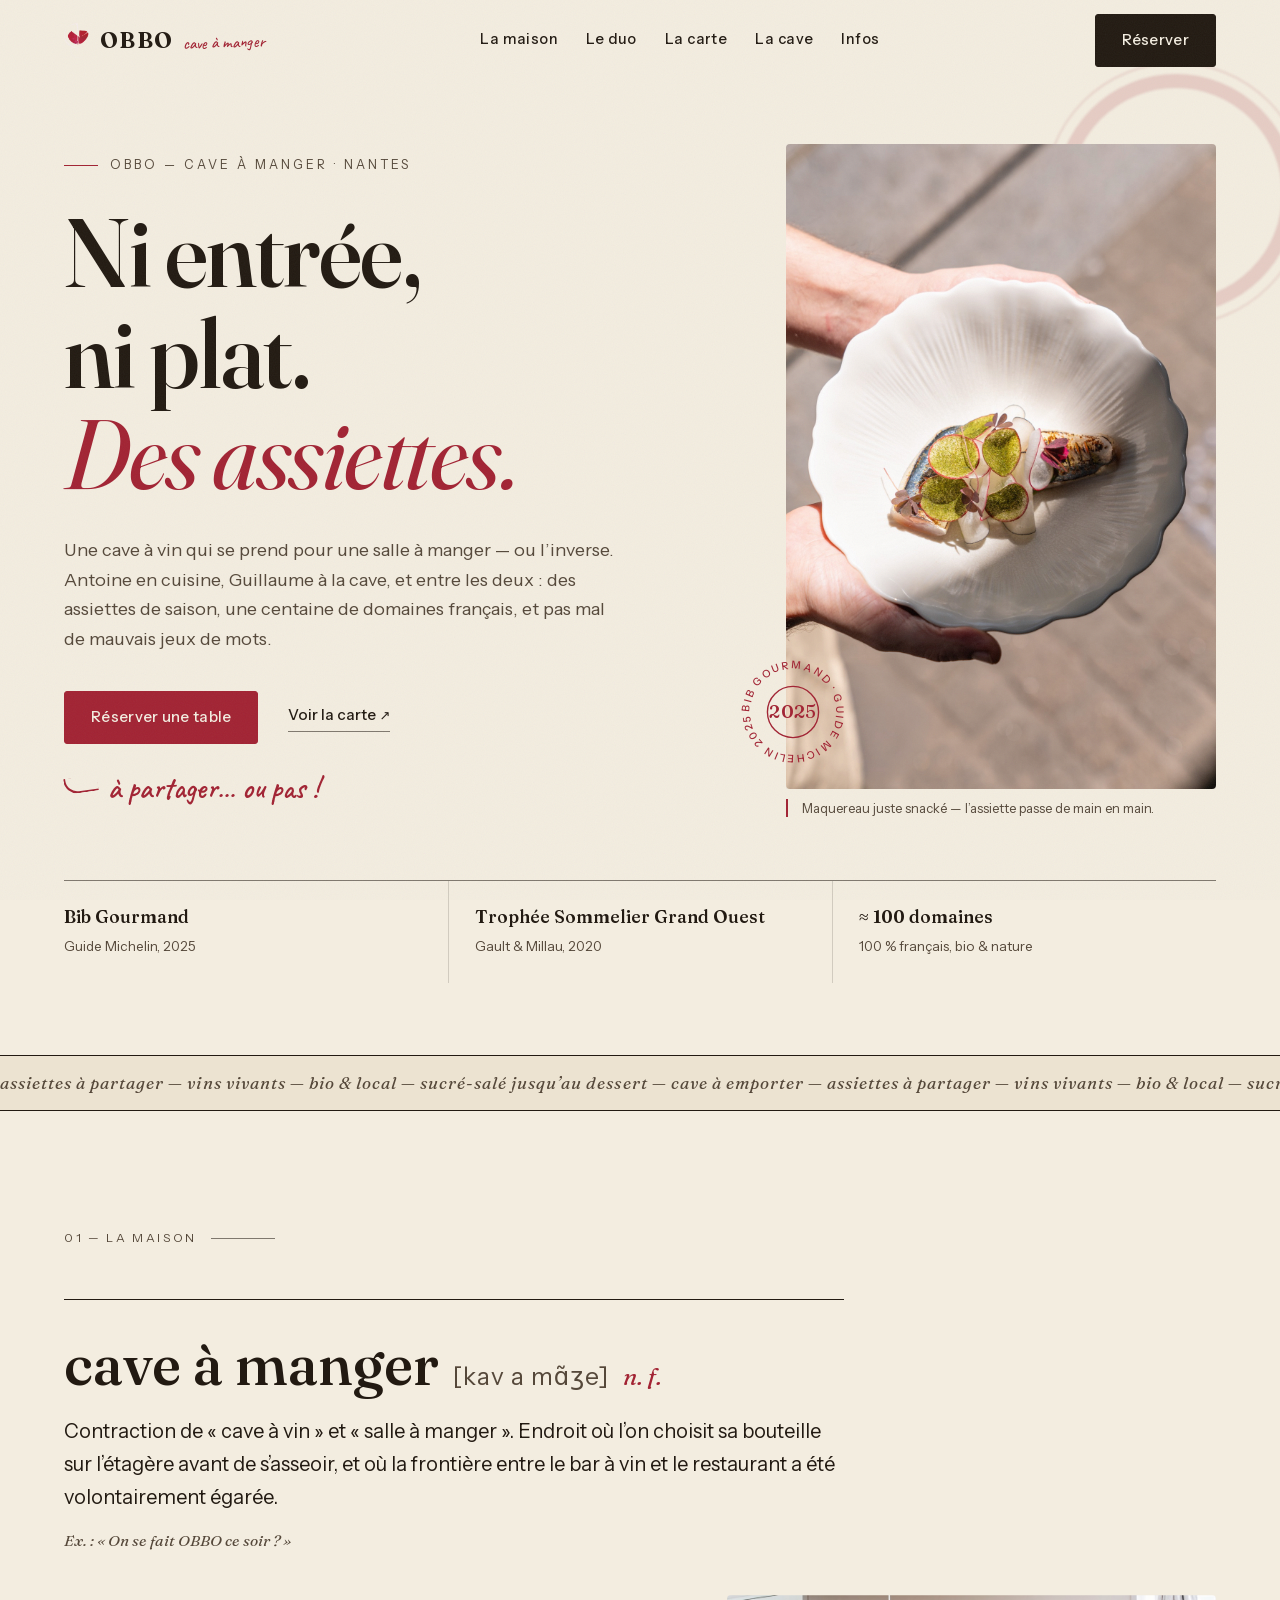
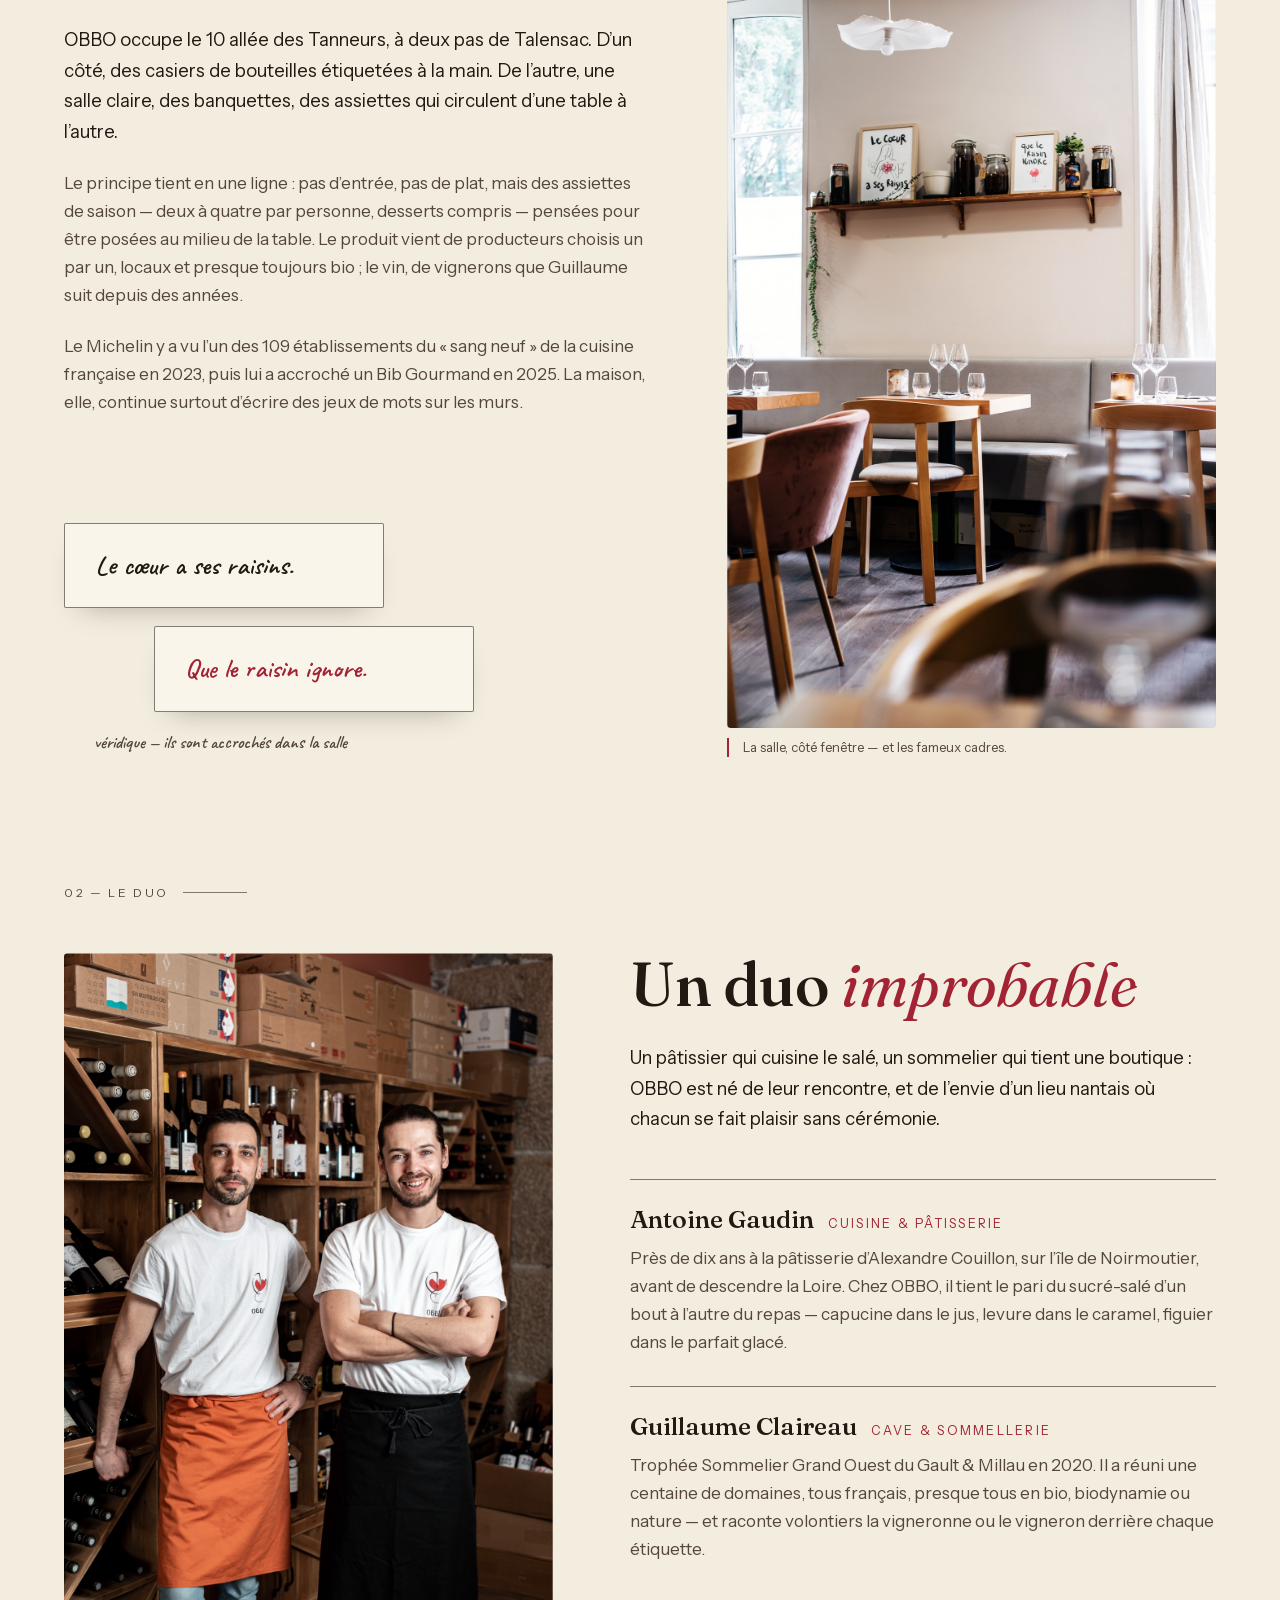
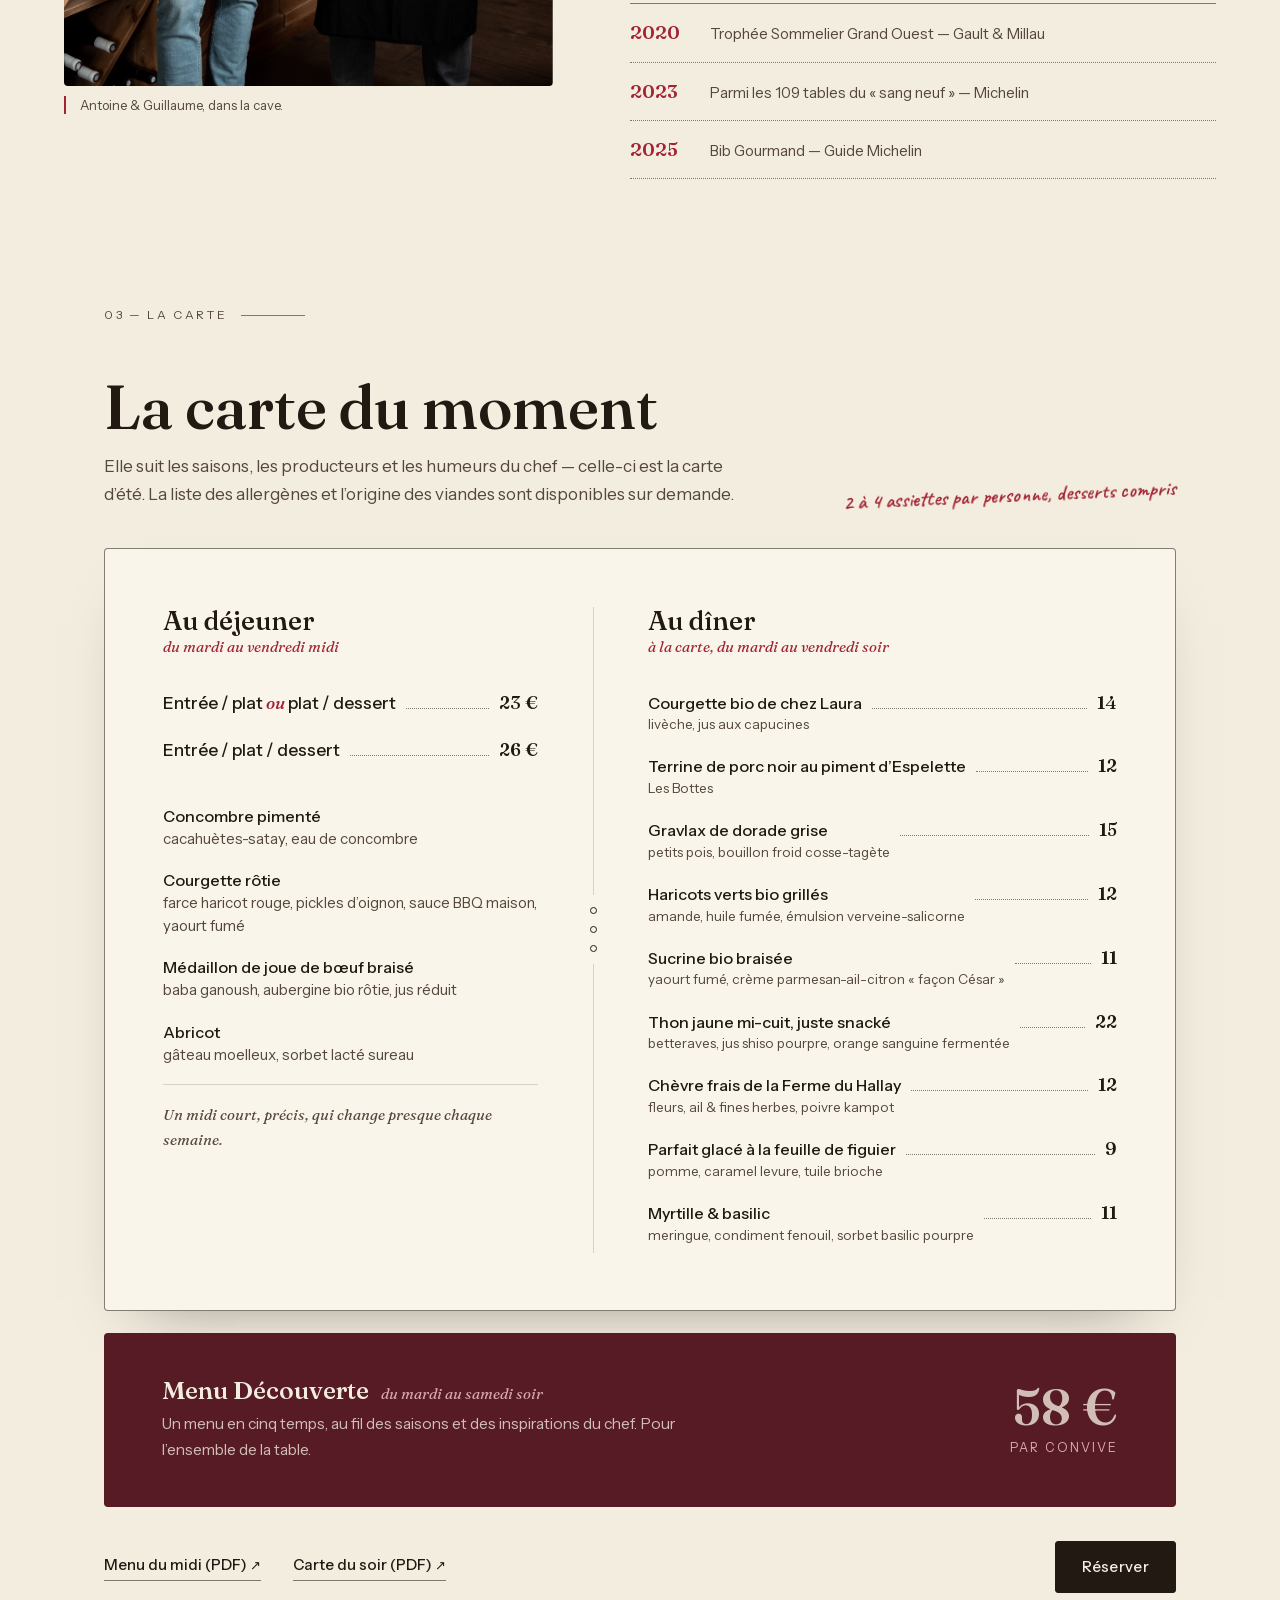
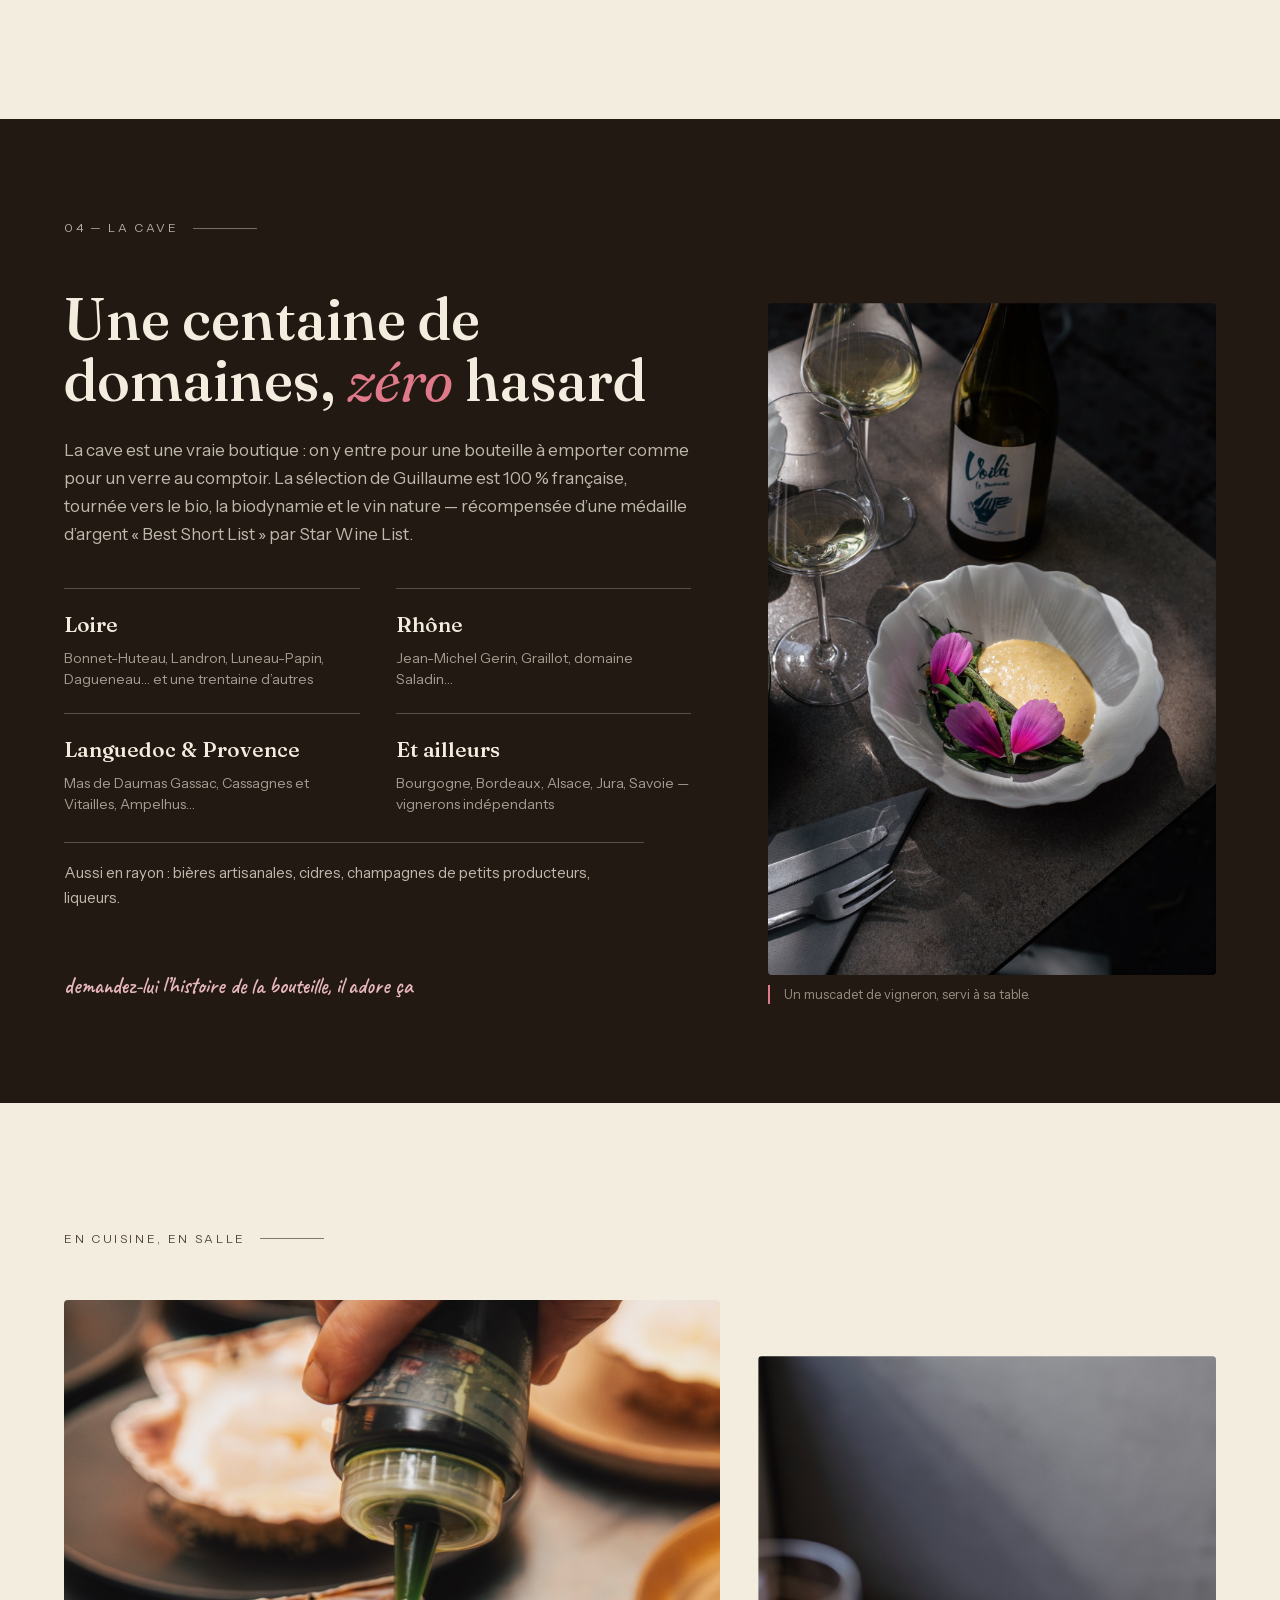
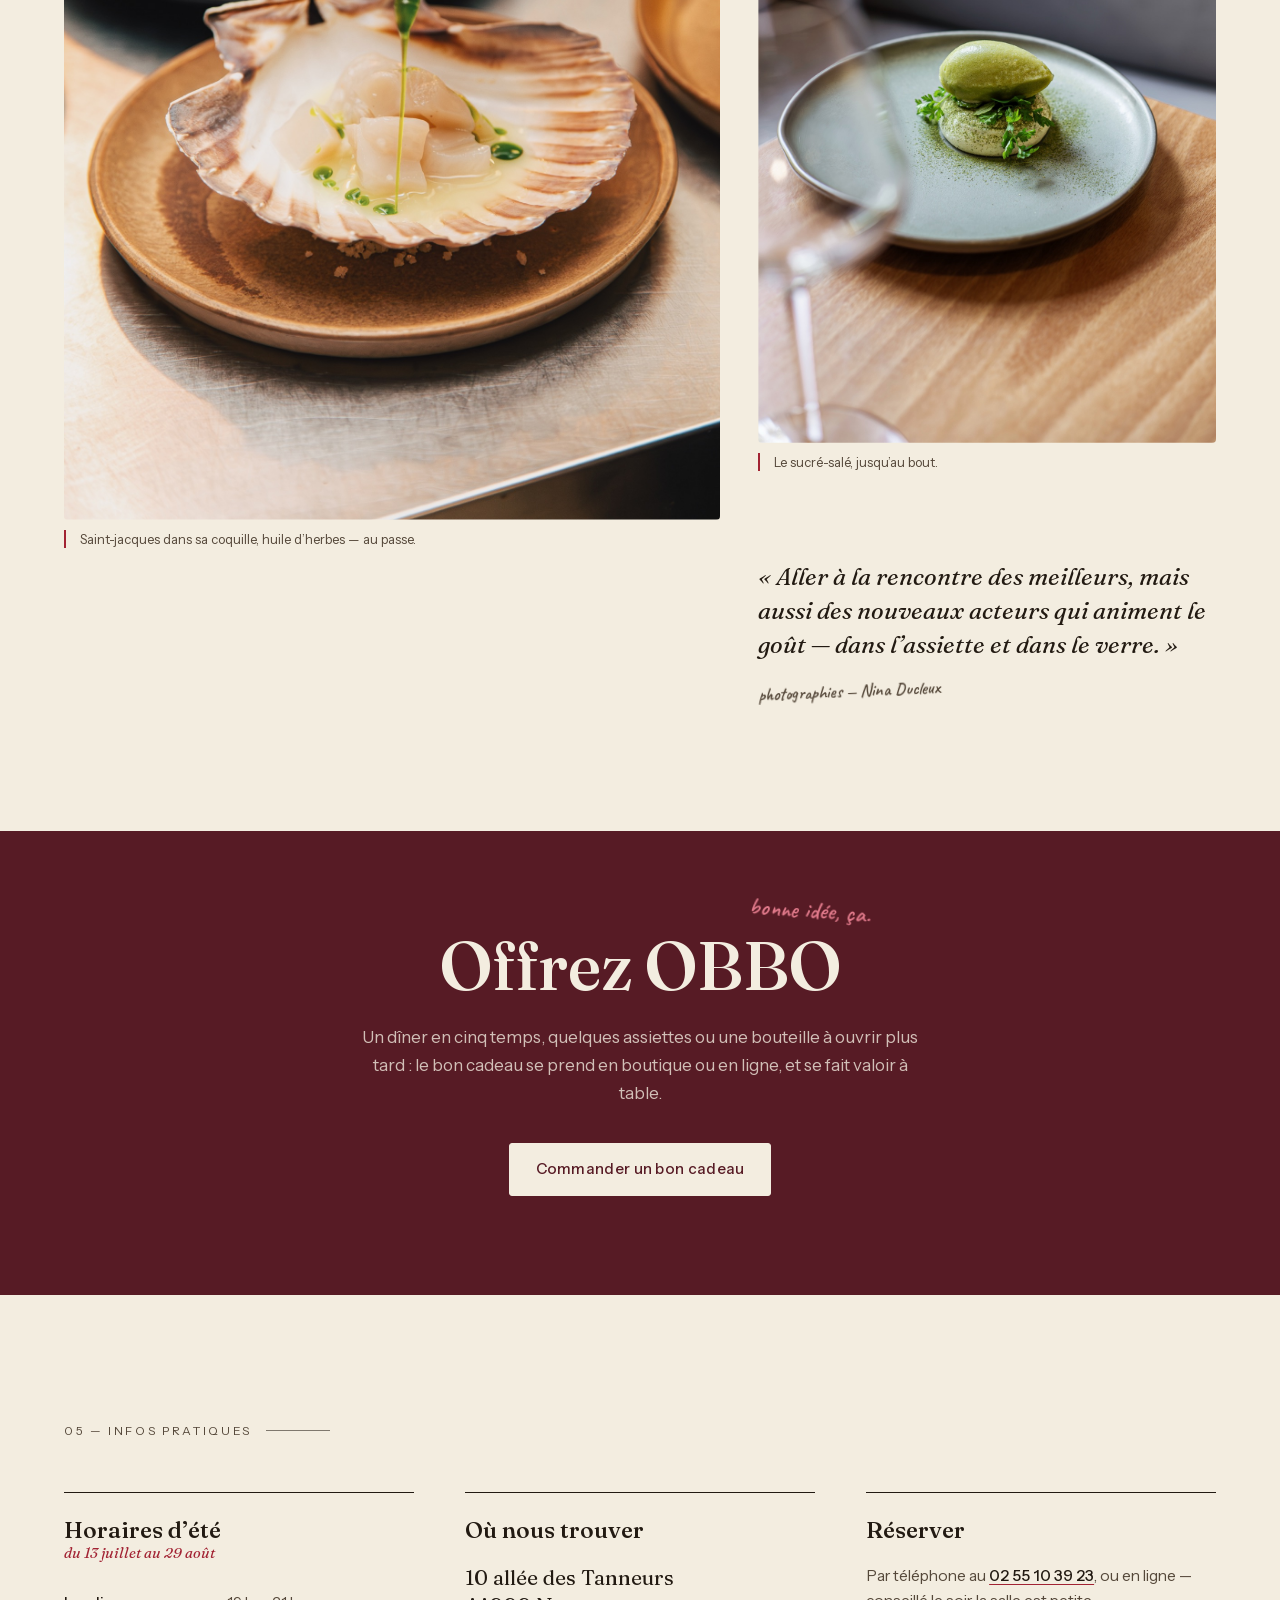
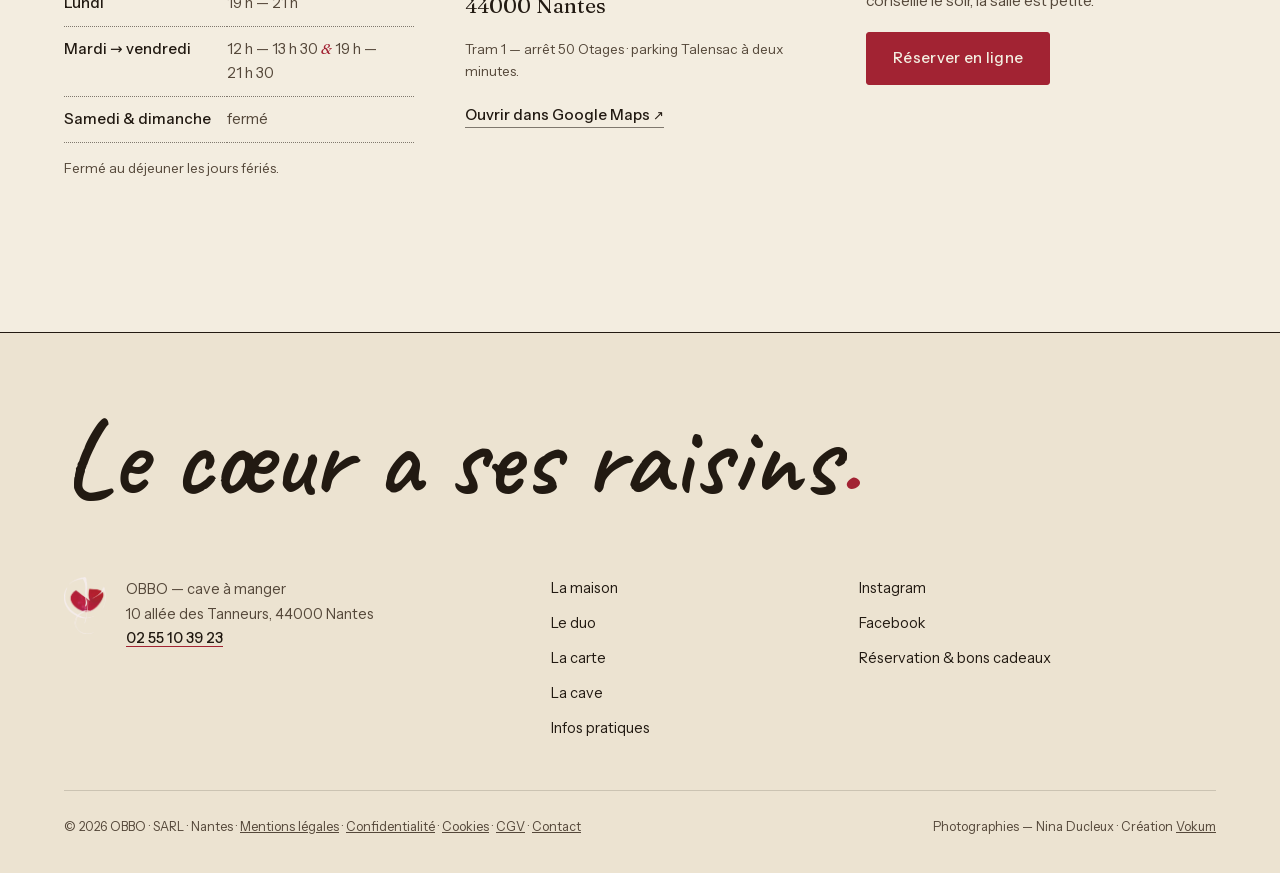
<file: index.html>
<!DOCTYPE html>
<html lang="fr">
<head>
  <meta charset="UTF-8">
  <meta name="viewport" content="width=device-width, initial-scale=1.0">
  <title>OBBO — Cave à manger à Nantes · Restaurant &amp; bar à vin · Bib Gourmand 2025</title>
  <meta name="description" content="OBBO, cave à manger au 10 allée des Tanneurs à Nantes. Des assiettes à partager, une cave de 100 domaines français bio et nature. Bib Gourmand Michelin 2025. Réservation en ligne.">
  <link rel="canonical" href="https://obbo-nantes.fr/">
  <meta property="og:type" content="restaurant">
  <meta property="og:title" content="OBBO — Cave à manger à Nantes">
  <meta property="og:description" content="Ni entrée, ni plat : des assiettes. Antoine en cuisine, Guillaume à la cave. Bib Gourmand Michelin 2025.">
  <meta property="og:image" content="https://obbo-nantes.fr/assets/img/assiette-main.jpg">
  <meta property="og:url" content="https://obbo-nantes.fr/">
  <meta property="og:locale" content="fr_FR">
  <link rel="icon" type="image/png" href="assets/img/logo.png">
  <link rel="preload" href="assets/font/fraunces-normal-latin.woff2" as="font" type="font/woff2" crossorigin>
  <link rel="preload" href="assets/font/instrument-sans-normal-latin.woff2" as="font" type="font/woff2" crossorigin>
  <link rel="stylesheet" href="styles.css">
  <script type="application/ld+json">
  {
    "@context": "https://schema.org",
    "@type": "Restaurant",
    "name": "OBBO — cave à manger",
    "servesCuisine": "Française contemporaine",
    "priceRange": "€€",
    "telephone": "+33255103923",
    "url": "https://obbo-nantes.fr/",
    "image": "https://obbo-nantes.fr/assets/img/assiette-main.jpg",
    "address": {
      "@type": "PostalAddress",
      "streetAddress": "10 allée des Tanneurs",
      "addressLocality": "Nantes",
      "postalCode": "44000",
      "addressCountry": "FR"
    },
    "geo": { "@type": "GeoCoordinates", "latitude": 47.2191468, "longitude": -1.5572409 },
    "award": "Bib Gourmand — Guide Michelin 2025",
    "acceptsReservations": "https://tiptoque.com/pages/restaurant/obbo",
    "openingHoursSpecification": [
      { "@type": "OpeningHoursSpecification", "dayOfWeek": "Monday", "opens": "19:00", "closes": "21:00" },
      { "@type": "OpeningHoursSpecification", "dayOfWeek": ["Tuesday","Wednesday","Thursday","Friday"], "opens": "12:00", "closes": "13:30" },
      { "@type": "OpeningHoursSpecification", "dayOfWeek": ["Tuesday","Wednesday","Thursday","Friday"], "opens": "19:00", "closes": "21:30" }
    ],
    "sameAs": [
      "https://www.instagram.com/obbo_nantes",
      "https://www.facebook.com/ObboNantes"
    ]
  }
  </script>
</head>
<body>

  <!-- ===================== INTRO ===================== -->
  <div class="intro" aria-hidden="true">
    <div class="intro-inner">
      <img class="intro-mark" src="assets/img/logo.png" alt="" width="52" height="71">
      <p class="intro-name">OBBO</p>
      <p class="intro-sub">cave à manger</p>
      <span class="intro-line"></span>
    </div>
  </div>

  <!-- ===================== HEADER ===================== -->
  <header class="site-head" id="haut">
    <a class="brand" href="#haut" aria-label="OBBO — retour en haut">
      <img src="assets/img/logo.png" alt="" class="brand-mark" width="28" height="38">
      <span class="brand-name">OBBO</span>
      <span class="brand-sub">cave à manger</span>
    </a>
    <nav class="site-nav" aria-label="Navigation principale">
      <a href="#maison">La maison</a>
      <a href="#duo">Le duo</a>
      <a href="#carte">La carte</a>
      <a href="#cave">La cave</a>
      <a href="#infos">Infos</a>
    </nav>
    <div class="head-actions">
      <a class="btn btn-ink" href="https://tiptoque.com/pages/restaurant/obbo" target="_blank" rel="noopener">Réserver</a>
      <button class="burger" aria-label="Ouvrir le menu" aria-expanded="false" aria-controls="menu-mobile">
        <span></span><span></span>
      </button>
    </div>
  </header>

  <!-- Menu mobile -->
  <div class="mobile-menu" id="menu-mobile" hidden>
    <nav aria-label="Menu mobile">
      <a href="#maison"><em>01</em>La maison</a>
      <a href="#duo"><em>02</em>Le duo</a>
      <a href="#carte"><em>03</em>La carte</a>
      <a href="#cave"><em>04</em>La cave</a>
      <a href="#infos"><em>05</em>Infos pratiques</a>
    </nav>
    <a class="btn btn-wine mobile-resa" href="https://tiptoque.com/pages/restaurant/obbo" target="_blank" rel="noopener">Réserver une table</a>
    <p class="mobile-note">10 allée des Tanneurs, Nantes<br>02 55 10 39 23</p>
    <span class="note mobile-scribble">le cœur a ses raisins…</span>
  </div>

  <main>

  <!-- ===================== HERO ===================== -->
  <section class="hero">
    <div class="hero-grid">
      <div class="hero-copy">
        <p class="overline reveal">OBBO — cave à manger · Nantes</p>
        <h1 class="reveal d1">Ni&nbsp;entrée,<br>ni&nbsp;plat.<br><em>Des&nbsp;assiettes.</em></h1>
        <p class="hero-lede reveal d2">Une cave à vin qui se prend pour une salle à manger — ou l’inverse. Antoine en cuisine, Guillaume à la cave, et entre les deux&nbsp;: des assiettes de saison, une centaine de domaines français, et pas mal de mauvais jeux de mots.</p>
        <div class="hero-cta reveal d3">
          <a class="btn btn-wine" href="https://tiptoque.com/pages/restaurant/obbo" target="_blank" rel="noopener">Réserver une table</a>
          <a class="link-arrow" href="#carte">Voir la carte</a>
        </div>
        <span class="note hero-note reveal d4">à partager… ou pas&nbsp;!</span>
      </div>
      <figure class="hero-photo reveal-img">
        <div class="stain" aria-hidden="true"></div>
        <img src="assets/img/assiette-main.jpg" alt="Assiette de maquereau snacké tenue en main, dans une assiette en porcelaine côtelée" width="1200" height="1799" fetchpriority="high">
        <figcaption>Maquereau juste snacké — l’assiette passe de main en main.</figcaption>
        <div class="stamp" aria-hidden="true">
          <svg viewBox="0 0 120 120">
            <defs><path id="circ" d="M 60,60 m -44,0 a 44,44 0 1,1 88,0 a 44,44 0 1,1 -88,0"/></defs>
            <text><textPath href="#circ">BIB GOURMAND · GUIDE MICHELIN 2025 · NANTES ·</textPath></text>
            <circle cx="60" cy="60" r="26" class="stamp-core"/>
            <text x="60" y="66" text-anchor="middle" class="stamp-year">2025</text>
          </svg>
        </div>
      </figure>
    </div>
    <div class="hero-facts reveal d4">
      <p><strong>Bib Gourmand</strong>Guide Michelin, 2025</p>
      <p><strong>Trophée Sommelier Grand&nbsp;Ouest</strong>Gault &amp; Millau, 2020</p>
      <p><strong>≈ 100 domaines</strong>100&nbsp;% français, bio &amp; nature</p>
    </div>
  </section>

  <!-- ===================== MARQUEE ===================== -->
  <div class="marquee" aria-hidden="true">
    <div class="marquee-track">
      <span>assiettes à partager — vins vivants — bio &amp; local — sucré-salé jusqu’au dessert — cave à emporter — assiettes à partager — vins vivants — bio &amp; local — sucré-salé jusqu’au dessert — cave à emporter — </span>
      <span>assiettes à partager — vins vivants — bio &amp; local — sucré-salé jusqu’au dessert — cave à emporter — assiettes à partager — vins vivants — bio &amp; local — sucré-salé jusqu’au dessert — cave à emporter — </span>
    </div>
  </div>

  <!-- ===================== 01 · LA MAISON ===================== -->
  <section class="maison" id="maison">
    <p class="kicker reveal">01 — la maison</p>
    <div class="dico reveal d1">
      <h2><span class="dico-mot">cave à manger</span> <span class="dico-phon">[kav a mɑ̃ʒe]</span> <span class="dico-nature">n.&nbsp;f.</span></h2>
      <p class="dico-def">Contraction de «&nbsp;cave à vin&nbsp;» et «&nbsp;salle à manger&nbsp;». Endroit où l’on choisit sa bouteille sur l’étagère avant de s’asseoir, et où la frontière entre le bar à vin et le restaurant a été volontairement égarée.</p>
      <p class="dico-ex"><em>Ex.&nbsp;: «&nbsp;On se fait OBBO ce soir&nbsp;?&nbsp;»</em></p>
    </div>
    <div class="maison-grid">
      <div class="maison-txt reveal d2">
        <p>OBBO occupe le 10 allée des Tanneurs, à deux pas de Talensac. D’un côté, des casiers de bouteilles étiquetées à la main. De l’autre, une salle claire, des banquettes, des assiettes qui circulent d’une table à l’autre.</p>
        <p>Le principe tient en une ligne&nbsp;: pas d’entrée, pas de plat, mais des assiettes de saison — deux à quatre par personne, desserts compris — pensées pour être posées au milieu de la table. Le produit vient de producteurs choisis un par un, locaux et presque toujours bio&nbsp;; le vin, de vignerons que Guillaume suit depuis des années.</p>
        <p>Le Michelin y a vu l’un des 109 établissements du «&nbsp;sang neuf&nbsp;» de la cuisine française en 2023, puis lui a accroché un Bib&nbsp;Gourmand en 2025. La maison, elle, continue surtout d’écrire des jeux de mots sur les murs.</p>
      </div>
      <figure class="maison-photo reveal-img">
        <img src="assets/img/salle.jpg" alt="La salle d’OBBO : tables en bois clair, banquette grise, cadres illustrés au mur" width="1200" height="1800" loading="lazy">
        <figcaption>La salle, côté fenêtre — et les fameux cadres.</figcaption>
      </figure>
      <div class="cadres" aria-label="Citations affichées dans la salle">
        <blockquote class="cadre reveal d2"><p>Le cœur a ses raisins.</p></blockquote>
        <blockquote class="cadre cadre-2 reveal d3"><p>Que le raisin ignore.</p></blockquote>
        <span class="note cadres-note reveal d4">véridique — ils sont accrochés dans la salle</span>
      </div>
    </div>
  </section>

  <!-- ===================== 02 · LE DUO ===================== -->
  <section class="duo" id="duo">
    <p class="kicker reveal">02 — le duo</p>
    <div class="duo-grid">
      <figure class="duo-photo reveal-img">
        <img src="assets/img/duo.jpg" alt="Antoine Gaudin et Guillaume Claireau devant les casiers à bouteilles de la cave" width="1200" height="1798" loading="lazy">
        <figcaption>Antoine &amp; Guillaume, dans la cave.</figcaption>
      </figure>
      <div class="duo-copy">
        <h2 class="reveal">Un duo <em>improbable</em></h2>
        <p class="duo-lede reveal d1">Un pâtissier qui cuisine le salé, un sommelier qui tient une boutique&nbsp;: OBBO est né de leur rencontre, et de l’envie d’un lieu nantais où chacun se fait plaisir sans cérémonie.</p>
        <article class="bio reveal d2">
          <h3>Antoine Gaudin <span>cuisine &amp; pâtisserie</span></h3>
          <p>Près de dix ans à la pâtisserie d’Alexandre Couillon, sur l’île de Noirmoutier, avant de descendre la Loire. Chez OBBO, il tient le pari du sucré-salé d’un bout à l’autre du repas — capucine dans le jus, levure dans le caramel, figuier dans le parfait glacé.</p>
        </article>
        <article class="bio reveal d3">
          <h3>Guillaume Claireau <span>cave &amp; sommellerie</span></h3>
          <p>Trophée Sommelier Grand&nbsp;Ouest du Gault&nbsp;&amp;&nbsp;Millau en 2020. Il a réuni une centaine de domaines, tous français, presque tous en bio, biodynamie ou nature — et raconte volontiers la vigneronne ou le vigneron derrière chaque étiquette.</p>
        </article>
        <ul class="dates reveal d4">
          <li><strong>2020</strong>Trophée Sommelier Grand&nbsp;Ouest — Gault&nbsp;&amp;&nbsp;Millau</li>
          <li><strong>2023</strong>Parmi les 109 tables du «&nbsp;sang neuf&nbsp;» — Michelin</li>
          <li><strong>2025</strong>Bib Gourmand — Guide Michelin</li>
        </ul>
      </div>
    </div>
  </section>

  <!-- ===================== 03 · LA CARTE ===================== -->
  <section class="carte" id="carte">
    <p class="kicker reveal">03 — la carte</p>
    <div class="carte-head reveal d1">
      <h2>La carte du moment</h2>
      <p>Elle suit les saisons, les producteurs et les humeurs du chef — celle-ci est la carte d’été. La liste des allergènes et l’origine des viandes sont disponibles sur demande.</p>
      <span class="note carte-note">2 à 4 assiettes par personne, desserts compris</span>
    </div>

    <div class="menu-paper reveal d2">
      <div class="menu-col">
        <h3>Au déjeuner <span>du mardi au vendredi midi</span></h3>
        <ul class="formules">
          <li><span>Entrée / plat <em>ou</em> plat / dessert</span><i></i><b>23&nbsp;€</b></li>
          <li><span>Entrée / plat / dessert</span><i></i><b>26&nbsp;€</b></li>
        </ul>
        <div class="plats">
          <p class="plat"><strong>Concombre pimenté</strong>cacahuètes-satay, eau de concombre</p>
          <p class="plat"><strong>Courgette rôtie</strong>farce haricot rouge, pickles d’oignon, sauce BBQ maison, yaourt fumé</p>
          <p class="plat"><strong>Médaillon de joue de bœuf braisé</strong>baba ganoush, aubergine bio rôtie, jus réduit</p>
          <p class="plat"><strong>Abricot</strong>gâteau moelleux, sorbet lacté sureau</p>
        </div>
        <p class="menu-aside">Un midi court, précis, qui change presque chaque semaine.</p>
      </div>

      <div class="menu-sep" aria-hidden="true"><i></i><i></i><i></i></div>

      <div class="menu-col">
        <h3>Au dîner <span>à la carte, du mardi au vendredi soir</span></h3>
        <ul class="assiettes">
          <li><span>Courgette bio de chez Laura <small>livèche, jus aux capucines</small></span><i></i><b>14</b></li>
          <li><span>Terrine de porc noir au piment d’Espelette <small>Les Bottes</small></span><i></i><b>12</b></li>
          <li><span>Gravlax de dorade grise <small>petits pois, bouillon froid cosse-tagète</small></span><i></i><b>15</b></li>
          <li><span>Haricots verts bio grillés <small>amande, huile fumée, émulsion verveine-salicorne</small></span><i></i><b>12</b></li>
          <li><span>Sucrine bio braisée <small>yaourt fumé, crème parmesan-ail-citron «&nbsp;façon César&nbsp;»</small></span><i></i><b>11</b></li>
          <li><span>Thon jaune mi-cuit, juste snacké <small>betteraves, jus shiso pourpre, orange sanguine fermentée</small></span><i></i><b>22</b></li>
          <li class="douceur"><span>Chèvre frais de la Ferme du Hallay <small>fleurs, ail &amp; fines herbes, poivre kampot</small></span><i></i><b>12</b></li>
          <li class="douceur"><span>Parfait glacé à la feuille de figuier <small>pomme, caramel levure, tuile brioche</small></span><i></i><b>9</b></li>
          <li class="douceur"><span>Myrtille &amp; basilic <small>meringue, condiment fenouil, sorbet basilic pourpre</small></span><i></i><b>11</b></li>
        </ul>
      </div>
    </div>

    <div class="decouverte reveal d2">
      <div>
        <h3>Menu Découverte <span>du mardi au samedi soir</span></h3>
        <p>Un menu en cinq temps, au fil des saisons et des inspirations du chef. Pour l’ensemble de la table.</p>
      </div>
      <p class="decouverte-prix"><b>58&nbsp;€</b><span>par convive</span></p>
    </div>

    <div class="carte-actions reveal d3">
      <a class="link-arrow" href="assets/pdf/menu-du-midi.pdf" target="_blank" rel="noopener">Menu du midi (PDF)</a>
      <a class="link-arrow" href="assets/pdf/carte-du-soir.pdf" target="_blank" rel="noopener">Carte du soir (PDF)</a>
      <a class="btn btn-ink" href="https://tiptoque.com/pages/restaurant/obbo" target="_blank" rel="noopener">Réserver</a>
    </div>
  </section>

  <!-- ===================== 04 · LA CAVE ===================== -->
  <section class="cave" id="cave">
    <div class="cave-inner">
      <p class="kicker kicker-light reveal">04 — la cave</p>
      <div class="cave-grid">
        <div class="cave-copy">
          <h2 class="reveal">Une centaine de domaines, <em>zéro</em> hasard</h2>
          <p class="reveal d1">La cave est une vraie boutique&nbsp;: on y entre pour une bouteille à emporter comme pour un verre au comptoir. La sélection de Guillaume est 100&nbsp;% française, tournée vers le bio, la biodynamie et le vin nature — récompensée d’une médaille d’argent «&nbsp;Best Short List&nbsp;» par Star Wine List.</p>
          <dl class="regions reveal d2">
            <div><dt>Loire</dt><dd>Bonnet-Huteau, Landron, Luneau-Papin, Dagueneau… et une trentaine d’autres</dd></div>
            <div><dt>Rhône</dt><dd>Jean-Michel Gerin, Graillot, domaine Saladin…</dd></div>
            <div><dt>Languedoc &amp; Provence</dt><dd>Mas de Daumas Gassac, Cassagnes et Vitailles, Ampelhus…</dd></div>
            <div><dt>Et ailleurs</dt><dd>Bourgogne, Bordeaux, Alsace, Jura, Savoie — vignerons indépendants</dd></div>
          </dl>
          <p class="cave-extra reveal d3">Aussi en rayon&nbsp;: bières artisanales, cidres, champagnes de petits producteurs, liqueurs.</p>
          <span class="note note-light reveal d3">demandez-lui l’histoire de la bouteille, il adore ça</span>
        </div>
        <figure class="cave-photo reveal-img">
          <img src="assets/img/vin-table.jpg" alt="Bouteille de muscadet « Voilà » et assiette de haricots verts aux pétales de fleurs, en clair-obscur" width="1200" height="1800" loading="lazy">
          <figcaption>Un muscadet de vigneron, servi à sa table.</figcaption>
        </figure>
      </div>
    </div>
  </section>

  <!-- ===================== GALERIE ===================== -->
  <section class="galerie" aria-label="Galerie">
    <p class="kicker reveal">en cuisine, en salle</p>
    <div class="galerie-grid">
      <figure class="g-1 reveal-img">
        <img src="assets/img/stjacques.jpg" alt="Filet d’huile verte versé sur une saint-jacques crue dans sa coquille, en cuisine" width="1200" height="1500" loading="lazy">
        <figcaption>Saint-jacques dans sa coquille, huile d’herbes — au passe.</figcaption>
      </figure>
      <figure class="g-2 reveal-img">
        <img src="assets/img/dessert.jpg" alt="Sorbet vert sur crème poudrée d’herbes, assiette en grès vert" width="1200" height="1800" loading="lazy">
        <figcaption>Le sucré-salé, jusqu’au bout.</figcaption>
      </figure>
      <div class="g-3 reveal d2">
        <p>«&nbsp;Aller à la rencontre des meilleurs, mais aussi des nouveaux acteurs qui animent le goût — dans l’assiette et dans le verre.&nbsp;»</p>
        <span class="note">photographies — Nina Ducleux</span>
      </div>
    </div>
  </section>

  <!-- ===================== BON CADEAU ===================== -->
  <section class="cadeau">
    <div class="cadeau-inner reveal">
      <h2>Offrez OBBO<span class="note cadeau-note">bonne idée, ça.</span></h2>
      <p>Un dîner en cinq temps, quelques assiettes ou une bouteille à ouvrir plus tard&nbsp;: le bon cadeau se prend en boutique ou en ligne, et se fait valoir à table.</p>
      <a class="btn btn-paper" href="https://tiptoque.com/pages/restaurant/obbo" target="_blank" rel="noopener">Commander un bon cadeau</a>
    </div>
  </section>

  <!-- ===================== 05 · INFOS ===================== -->
  <section class="infos" id="infos">
    <p class="kicker reveal">05 — infos pratiques</p>
    <div class="infos-grid">
      <div class="info-bloc reveal d1">
        <h3>Horaires d’été <span>du 13 juillet au 29 août</span></h3>
        <table class="horaires">
          <tr><th scope="row">Lundi</th><td>19&nbsp;h — 21&nbsp;h</td></tr>
          <tr><th scope="row">Mardi → vendredi</th><td>12&nbsp;h — 13&nbsp;h&nbsp;30 <em>&amp;</em> 19&nbsp;h — 21&nbsp;h&nbsp;30</td></tr>
          <tr><th scope="row">Samedi &amp; dimanche</th><td>fermé</td></tr>
        </table>
        <p class="info-small">Fermé au déjeuner les jours fériés.</p>
      </div>
      <div class="info-bloc reveal d2">
        <h3>Où nous trouver</h3>
        <p class="adresse">10 allée des Tanneurs<br>44000 Nantes</p>
        <p class="info-small">Tram 1 — arrêt 50&nbsp;Otages · parking Talensac à deux minutes.</p>
        <a class="link-arrow" href="https://www.google.com/maps/place/OBBO/@47.2191468,-1.5572409,18z" target="_blank" rel="noopener">Ouvrir dans Google&nbsp;Maps</a>
      </div>
      <div class="info-bloc reveal d3">
        <h3>Réserver</h3>
        <p>Par téléphone au <a class="tel" href="tel:+33255103923">02&nbsp;55&nbsp;10&nbsp;39&nbsp;23</a>, ou en ligne — conseillé le soir, la salle est petite.</p>
        <a class="btn btn-wine" href="https://tiptoque.com/pages/restaurant/obbo" target="_blank" rel="noopener">Réserver en ligne</a>
      </div>
    </div>
  </section>

  </main>

  <!-- ===================== FOOTER ===================== -->
  <footer class="site-foot">
    <p class="foot-phrase reveal">Le cœur a ses raisins<span>.</span></p>
    <div class="foot-grid">
      <div class="foot-id">
        <img src="assets/img/logo.png" alt="Logo OBBO — verre de vin dessiné" width="42" height="57">
        <p>OBBO — cave à manger<br>10 allée des Tanneurs, 44000 Nantes<br><a href="tel:+33255103923">02 55 10 39 23</a></p>
      </div>
      <nav class="foot-nav" aria-label="Pied de page">
        <a href="#maison">La maison</a>
        <a href="#duo">Le duo</a>
        <a href="#carte">La carte</a>
        <a href="#cave">La cave</a>
        <a href="#infos">Infos pratiques</a>
      </nav>
      <div class="foot-social">
        <a href="https://www.instagram.com/obbo_nantes" target="_blank" rel="noopener">Instagram</a>
        <a href="https://www.facebook.com/ObboNantes" target="_blank" rel="noopener">Facebook</a>
        <a href="https://tiptoque.com/pages/restaurant/obbo" target="_blank" rel="noopener">Réservation &amp; bons cadeaux</a>
      </div>
    </div>
    <div class="foot-legal">
      <!-- CGV et Contact pointent vers le site actuel : ces adresses tombent le jour où ce
           site le remplace sur le même domaine. Voir LEGAL-TODO.md § 1.4. -->
      <p>© 2026 OBBO · SARL · Nantes · <a href="mentions-legales.html">Mentions légales</a> · <a href="confidentialite.html">Confidentialité</a> · <a href="confidentialite.html#cookies">Cookies</a> · <a href="https://obbo-nantes.fr/conditions-generales-de-ventes" rel="noopener">CGV</a> · <a href="https://obbo-nantes.fr/contact" rel="noopener">Contact</a></p>
      <p>Photographies — Nina Ducleux · Création <a href="https://vokumagency.com" target="_blank" rel="noopener">Vokum</a></p>
    </div>
  </footer>

  <script src="main.js"></script>
</body>
</html>
</file>
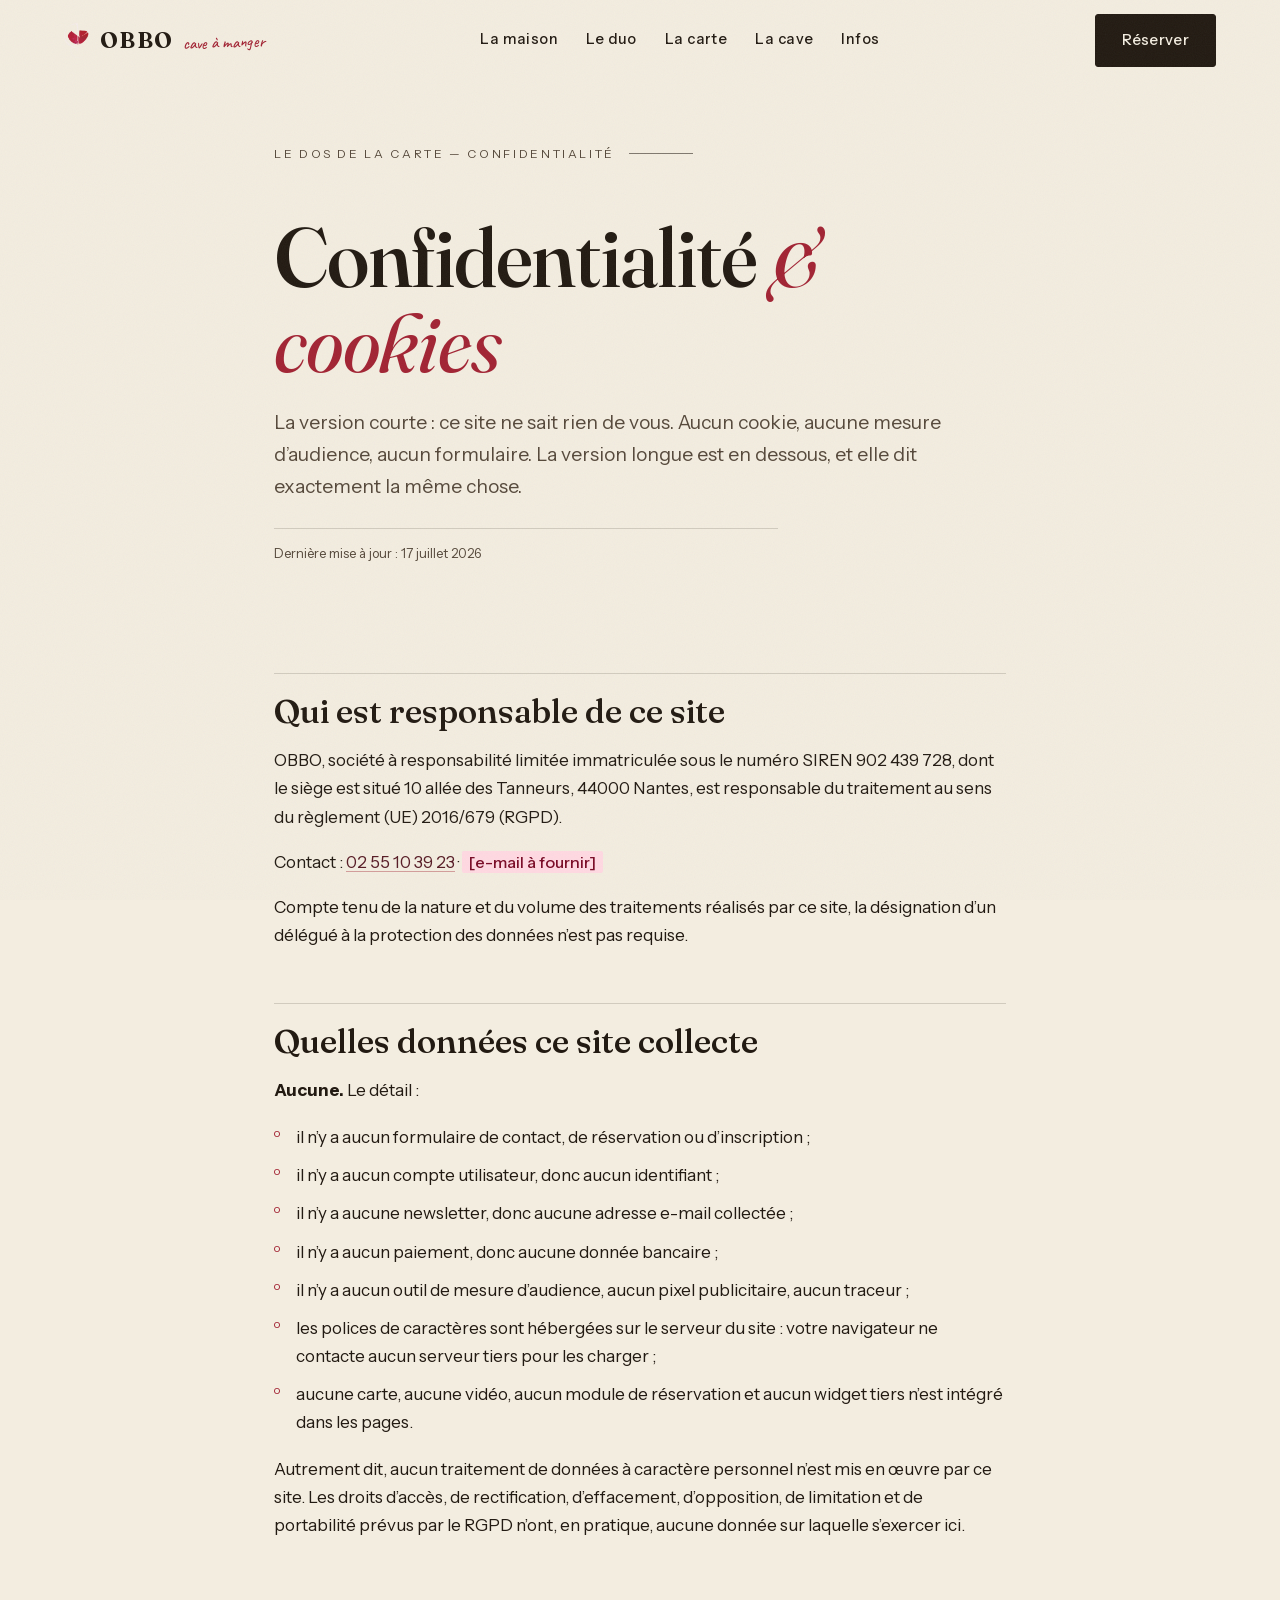
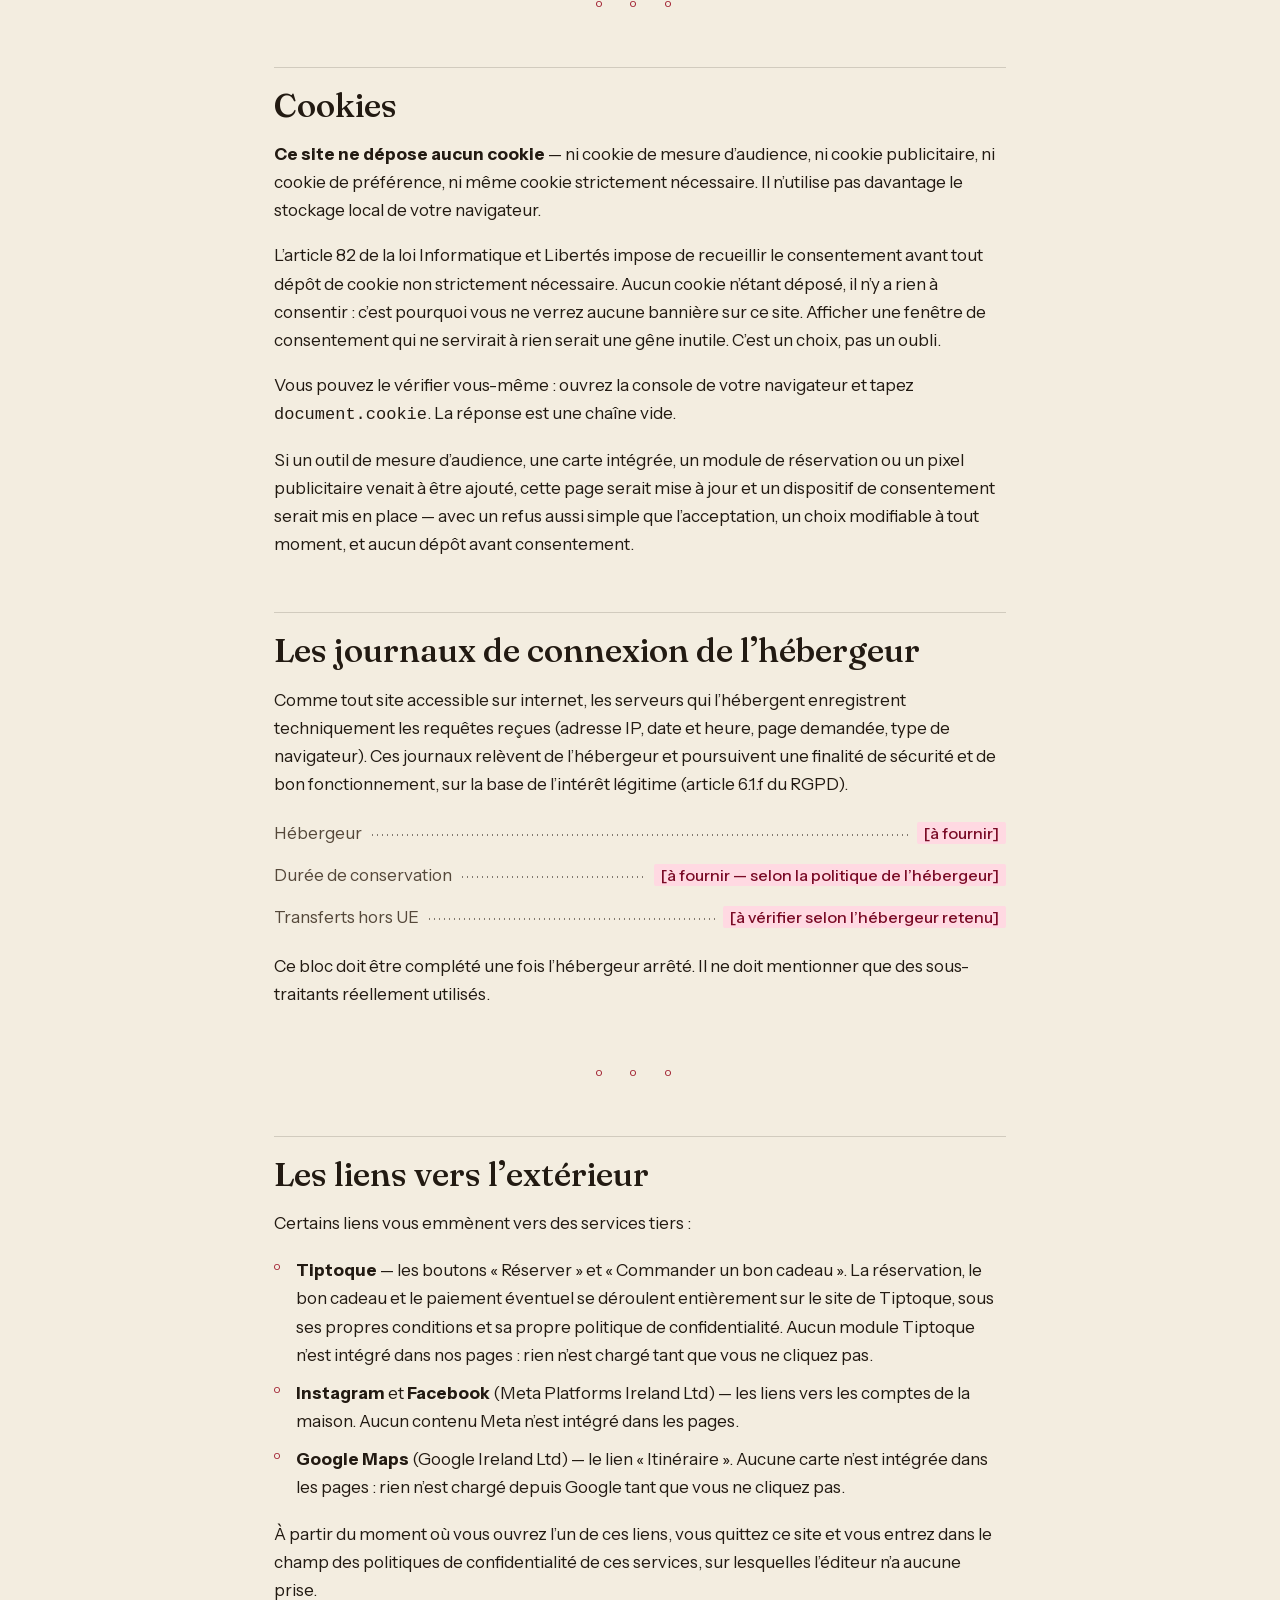
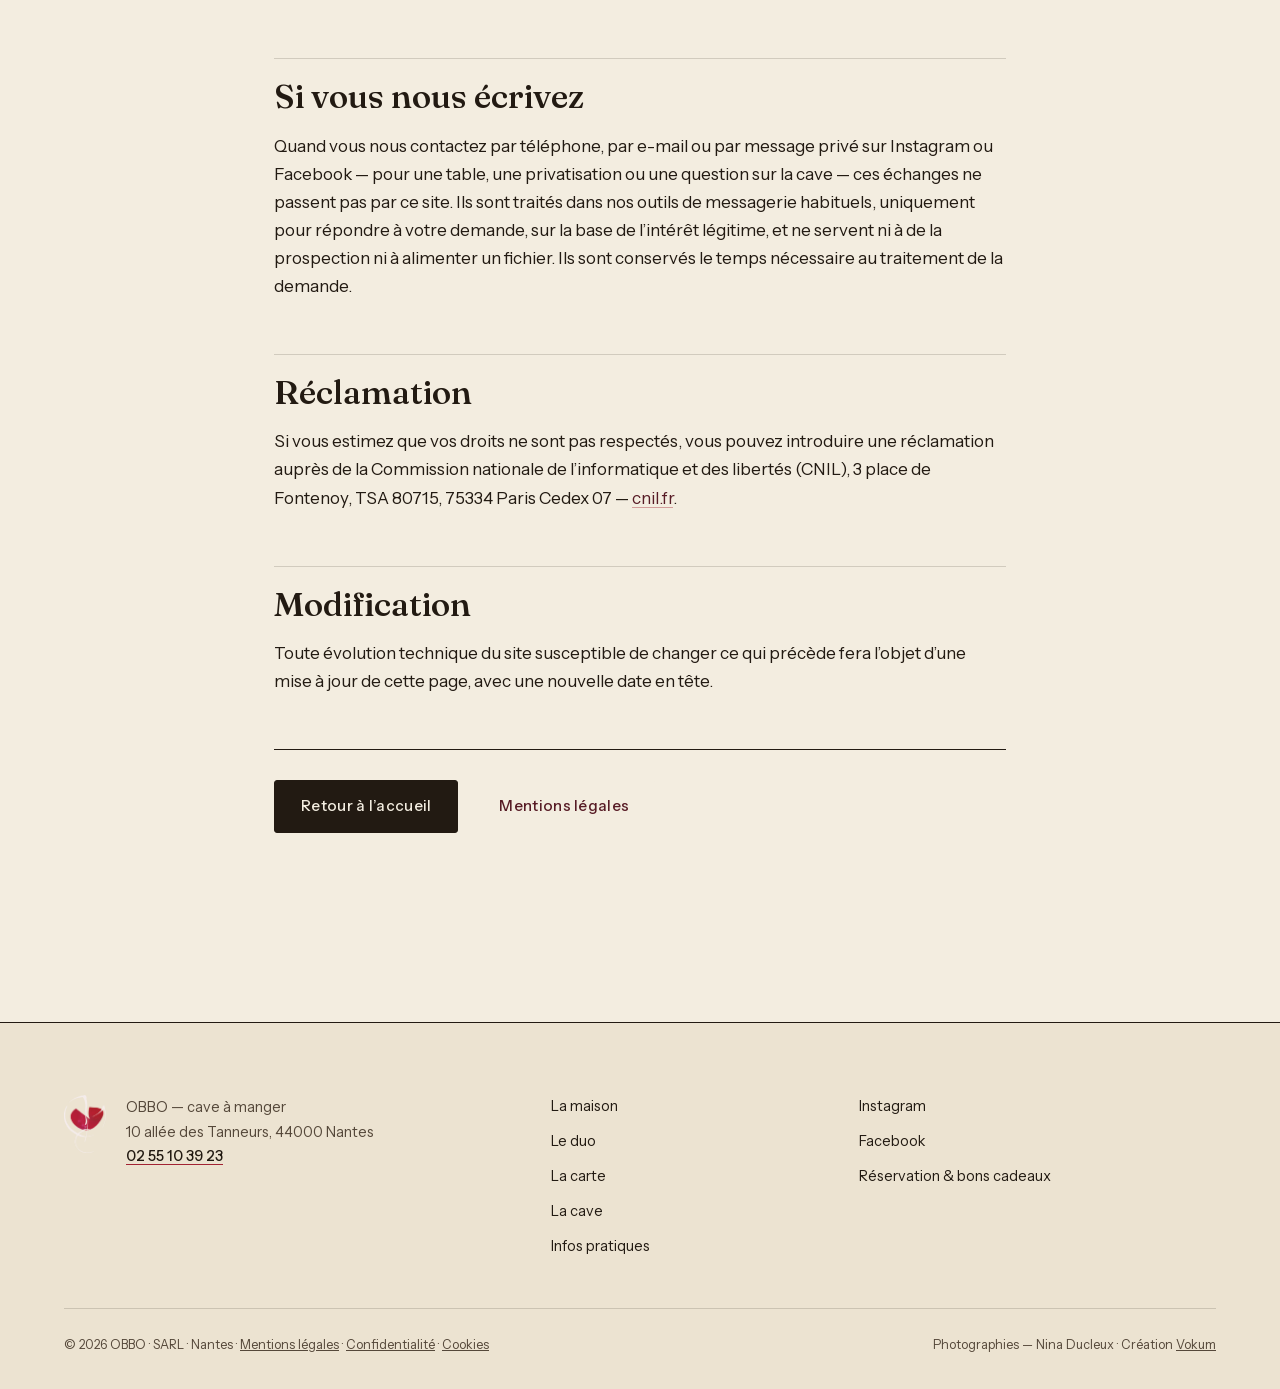
<file: confidentialite.html>
<!DOCTYPE html>
<html lang="fr">
<head>
  <meta charset="UTF-8">
  <meta name="viewport" content="width=device-width, initial-scale=1.0">
  <title>Confidentialité &amp; cookies — OBBO, cave à manger à Nantes</title>
  <meta name="description" content="Politique de confidentialité du site d’OBBO : aucun cookie, aucune mesure d’audience, aucun formulaire. Ce site ne collecte rien.">
  <meta name="robots" content="index, follow">
  <link rel="canonical" href="https://obbo-nantes.fr/confidentialite.html">
  <meta property="og:type" content="website">
  <meta property="og:title" content="Confidentialité &amp; cookies — OBBO">
  <meta property="og:url" content="https://obbo-nantes.fr/confidentialite.html">
  <meta property="og:locale" content="fr_FR">
  <link rel="icon" type="image/png" href="assets/img/logo.png">
  <link rel="preload" href="assets/font/fraunces-normal-latin.woff2" as="font" type="font/woff2" crossorigin>
  <link rel="preload" href="assets/font/instrument-sans-normal-latin.woff2" as="font" type="font/woff2" crossorigin>
  <link rel="stylesheet" href="styles.css">
</head>
<body>

  <!-- ===================== HEADER ===================== -->
  <header class="site-head" id="haut">
    <a class="brand" href="index.html" aria-label="OBBO — retour à l’accueil">
      <img src="assets/img/logo.png" alt="" class="brand-mark" width="28" height="38">
      <span class="brand-name">OBBO</span>
      <span class="brand-sub">cave à manger</span>
    </a>
    <nav class="site-nav" aria-label="Navigation principale">
      <a href="index.html#maison">La maison</a>
      <a href="index.html#duo">Le duo</a>
      <a href="index.html#carte">La carte</a>
      <a href="index.html#cave">La cave</a>
      <a href="index.html#infos">Infos</a>
    </nav>
    <div class="head-actions">
      <a class="btn btn-ink" href="https://tiptoque.com/pages/restaurant/obbo" target="_blank" rel="noopener">Réserver</a>
      <button class="burger" aria-label="Ouvrir le menu" aria-expanded="false" aria-controls="menu-mobile">
        <span></span><span></span>
      </button>
    </div>
  </header>

  <!-- Menu mobile -->
  <div class="mobile-menu" id="menu-mobile" hidden>
    <nav aria-label="Menu mobile">
      <a href="index.html#maison"><em>01</em>La maison</a>
      <a href="index.html#duo"><em>02</em>Le duo</a>
      <a href="index.html#carte"><em>03</em>La carte</a>
      <a href="index.html#cave"><em>04</em>La cave</a>
      <a href="index.html#infos"><em>05</em>Infos pratiques</a>
    </nav>
    <a class="btn btn-wine mobile-resa" href="https://tiptoque.com/pages/restaurant/obbo" target="_blank" rel="noopener">Réserver une table</a>
    <p class="mobile-note">10 allée des Tanneurs, Nantes<br>02 55 10 39 23</p>
    <span class="note mobile-scribble">le cœur a ses raisins…</span>
  </div>

  <main>

    <section class="legal-head">
      <p class="kicker">Le dos de la carte — Confidentialité</p>
      <h1>Confidentialité <em>&amp; cookies</em></h1>
      <p class="legal-lede">
        La version courte : ce site ne sait rien de vous. Aucun cookie, aucune mesure
        d’audience, aucun formulaire. La version longue est en dessous, et elle dit
        exactement la même chose.
      </p>
      <p class="legal-maj">Dernière mise à jour : 17 juillet 2026</p>
    </section>

    <section class="legal">

      <h2>Qui est responsable de ce site</h2>
      <p>
        OBBO, société à responsabilité limitée immatriculée sous le numéro SIREN
        902 439 728, dont le siège est situé 10 allée des Tanneurs, 44000 Nantes, est
        responsable du traitement au sens du règlement (UE) 2016/679 (RGPD).
      </p>
      <p>
        Contact : <a href="tel:+33255103923">02 55 10 39 23</a> ·
        <span class="manque">[e-mail à fournir]</span>
      </p>
      <p>
        Compte tenu de la nature et du volume des traitements réalisés par ce site, la
        désignation d’un délégué à la protection des données n’est pas requise.
      </p>

      <h2>Quelles données ce site collecte</h2>
      <p><strong>Aucune.</strong> Le détail :</p>
      <ul>
        <li>il n’y a aucun formulaire de contact, de réservation ou d’inscription ;</li>
        <li>il n’y a aucun compte utilisateur, donc aucun identifiant ;</li>
        <li>il n’y a aucune newsletter, donc aucune adresse e-mail collectée ;</li>
        <li>il n’y a aucun paiement, donc aucune donnée bancaire ;</li>
        <li>il n’y a aucun outil de mesure d’audience, aucun pixel publicitaire, aucun traceur ;</li>
        <li>les polices de caractères sont hébergées sur le serveur du site : votre navigateur
            ne contacte aucun serveur tiers pour les charger ;</li>
        <li>aucune carte, aucune vidéo, aucun module de réservation et aucun widget tiers
            n’est intégré dans les pages.</li>
      </ul>
      <p>
        Autrement dit, aucun traitement de données à caractère personnel n’est mis en œuvre
        par ce site. Les droits d’accès, de rectification, d’effacement, d’opposition, de
        limitation et de portabilité prévus par le RGPD n’ont, en pratique, aucune donnée sur
        laquelle s’exercer ici.
      </p>

      <div class="legal-sep" aria-hidden="true">o o o</div>

      <h2 id="cookies">Cookies</h2>
      <p>
        <strong>Ce site ne dépose aucun cookie</strong> — ni cookie de mesure d’audience, ni
        cookie publicitaire, ni cookie de préférence, ni même cookie strictement nécessaire.
        Il n’utilise pas davantage le stockage local de votre navigateur.
      </p>
      <p>
        L’article 82 de la loi Informatique et Libertés impose de recueillir le consentement
        avant tout dépôt de cookie non strictement nécessaire. Aucun cookie n’étant déposé,
        il n’y a rien à consentir : c’est pourquoi vous ne verrez aucune bannière sur ce site.
        Afficher une fenêtre de consentement qui ne servirait à rien serait une gêne inutile.
        C’est un choix, pas un oubli.
      </p>
      <p>
        Vous pouvez le vérifier vous-même : ouvrez la console de votre navigateur et tapez
        <code>document.cookie</code>. La réponse est une chaîne vide.
      </p>
      <p>
        Si un outil de mesure d’audience, une carte intégrée, un module de réservation ou un
        pixel publicitaire venait à être ajouté, cette page serait mise à jour et un dispositif
        de consentement serait mis en place — avec un refus aussi simple que l’acceptation, un
        choix modifiable à tout moment, et aucun dépôt avant consentement.
      </p>

      <h2>Les journaux de connexion de l’hébergeur</h2>
      <p>
        Comme tout site accessible sur internet, les serveurs qui l’hébergent enregistrent
        techniquement les requêtes reçues (adresse IP, date et heure, page demandée, type de
        navigateur). Ces journaux relèvent de l’hébergeur et poursuivent une finalité de
        sécurité et de bon fonctionnement, sur la base de l’intérêt légitime
        (article 6.1.f du RGPD).
      </p>
      <ul class="legal-id">
        <li><span class="k">Hébergeur</span><span class="lead"></span><span class="v"><span class="manque">[à fournir]</span></span></li>
        <li><span class="k">Durée de conservation</span><span class="lead"></span><span class="v"><span class="manque">[à fournir — selon la politique de l’hébergeur]</span></span></li>
        <li><span class="k">Transferts hors UE</span><span class="lead"></span><span class="v"><span class="manque">[à vérifier selon l’hébergeur retenu]</span></span></li>
      </ul>
      <p>
        Ce bloc doit être complété une fois l’hébergeur arrêté. Il ne doit mentionner que des
        sous-traitants réellement utilisés.
      </p>

      <div class="legal-sep" aria-hidden="true">o o o</div>

      <h2>Les liens vers l’extérieur</h2>
      <p>Certains liens vous emmènent vers des services tiers :</p>
      <ul>
        <li><strong>Tiptoque</strong> — les boutons « Réserver » et « Commander un bon
            cadeau ». La réservation, le bon cadeau et le paiement éventuel se déroulent
            entièrement sur le site de Tiptoque, sous ses propres conditions et sa propre
            politique de confidentialité. Aucun module Tiptoque n’est intégré dans nos pages :
            rien n’est chargé tant que vous ne cliquez pas.</li>
        <li><strong>Instagram</strong> et <strong>Facebook</strong> (Meta Platforms Ireland
            Ltd) — les liens vers les comptes de la maison. Aucun contenu Meta n’est intégré
            dans les pages.</li>
        <li><strong>Google Maps</strong> (Google Ireland Ltd) — le lien « Itinéraire ». Aucune
            carte n’est intégrée dans les pages : rien n’est chargé depuis Google tant que
            vous ne cliquez pas.</li>
      </ul>
      <p>
        À partir du moment où vous ouvrez l’un de ces liens, vous quittez ce site et vous
        entrez dans le champ des politiques de confidentialité de ces services, sur lesquelles
        l’éditeur n’a aucune prise.
      </p>

      <h2>Si vous nous écrivez</h2>
      <p>
        Quand vous nous contactez par téléphone, par e-mail ou par message privé sur Instagram
        ou Facebook — pour une table, une privatisation ou une question sur la cave — ces
        échanges ne passent pas par ce site. Ils sont traités dans nos outils de messagerie
        habituels, uniquement pour répondre à votre demande, sur la base de l’intérêt légitime,
        et ne servent ni à de la prospection ni à alimenter un fichier. Ils sont conservés le
        temps nécessaire au traitement de la demande.
      </p>

      <h2>Réclamation</h2>
      <p>
        Si vous estimez que vos droits ne sont pas respectés, vous pouvez introduire une
        réclamation auprès de la Commission nationale de l’informatique et des libertés
        (CNIL), 3 place de Fontenoy, TSA 80715, 75334 Paris Cedex 07 —
        <a href="https://www.cnil.fr" target="_blank" rel="noopener noreferrer">cnil.fr</a>.
      </p>

      <h2>Modification</h2>
      <p>
        Toute évolution technique du site susceptible de changer ce qui précède fera l’objet
        d’une mise à jour de cette page, avec une nouvelle date en tête.
      </p>

      <div class="legal-actions">
        <a class="btn btn-ink" href="index.html">Retour à l’accueil</a>
        <a class="btn btn-paper" href="mentions-legales.html">Mentions légales</a>
      </div>

    </section>

  </main>

  <!-- ===================== FOOTER ===================== -->
  <footer class="site-foot">
    <div class="foot-grid">
      <div class="foot-id">
        <img src="assets/img/logo.png" alt="Logo OBBO — verre de vin dessiné" width="42" height="57">
        <p>OBBO — cave à manger<br>10 allée des Tanneurs, 44000 Nantes<br><a href="tel:+33255103923">02 55 10 39 23</a></p>
      </div>
      <nav class="foot-nav" aria-label="Pied de page">
        <a href="index.html#maison">La maison</a>
        <a href="index.html#duo">Le duo</a>
        <a href="index.html#carte">La carte</a>
        <a href="index.html#cave">La cave</a>
        <a href="index.html#infos">Infos pratiques</a>
      </nav>
      <div class="foot-social">
        <a href="https://www.instagram.com/obbo_nantes" target="_blank" rel="noopener">Instagram</a>
        <a href="https://www.facebook.com/ObboNantes" target="_blank" rel="noopener">Facebook</a>
        <a href="https://tiptoque.com/pages/restaurant/obbo" target="_blank" rel="noopener">Réservation &amp; bons cadeaux</a>
      </div>
    </div>
    <div class="foot-legal">
      <p>© 2026 OBBO · SARL · Nantes · <a href="mentions-legales.html">Mentions légales</a> · <a href="confidentialite.html" aria-current="page">Confidentialité</a> · <a href="confidentialite.html#cookies">Cookies</a></p>
      <p>Photographies — Nina Ducleux · Création <a href="https://vokumagency.com" target="_blank" rel="noopener">Vokum</a></p>
    </div>
  </footer>

  <script src="main.js"></script>
</body>
</html>
</file>
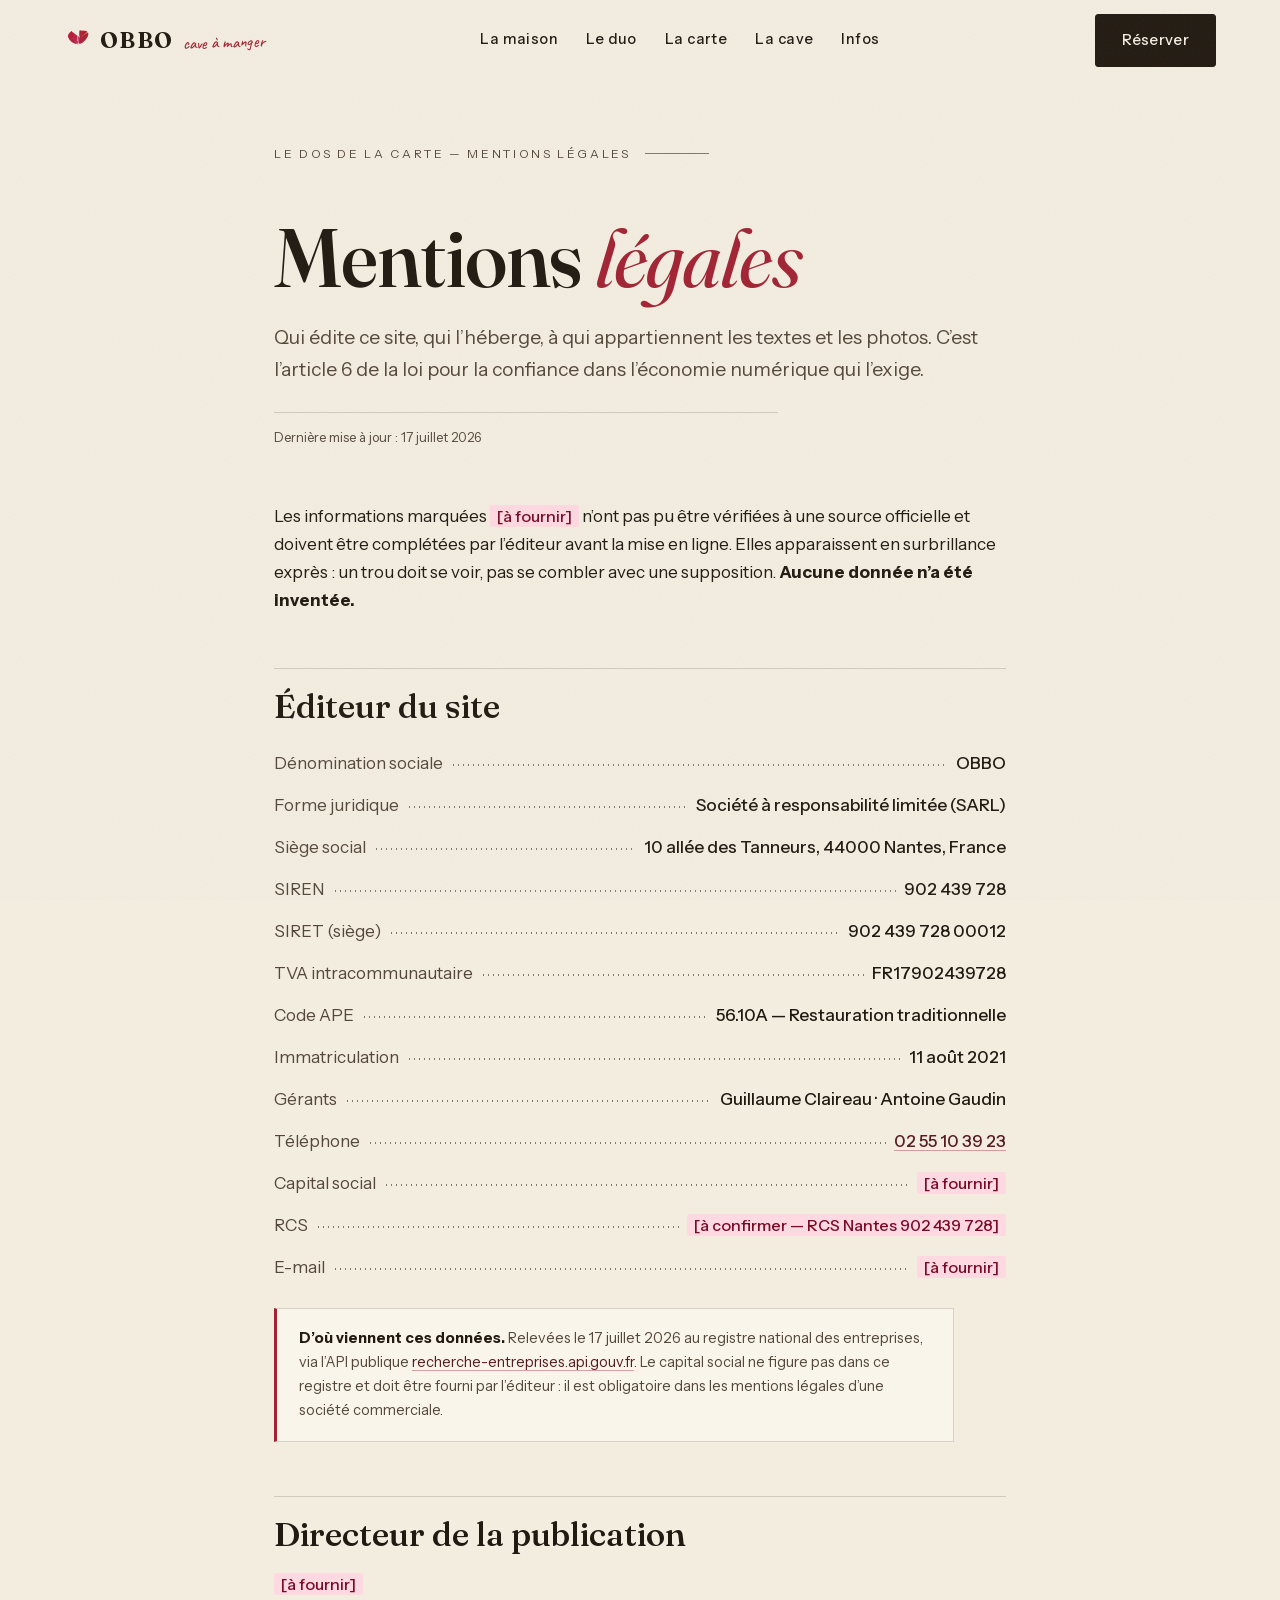
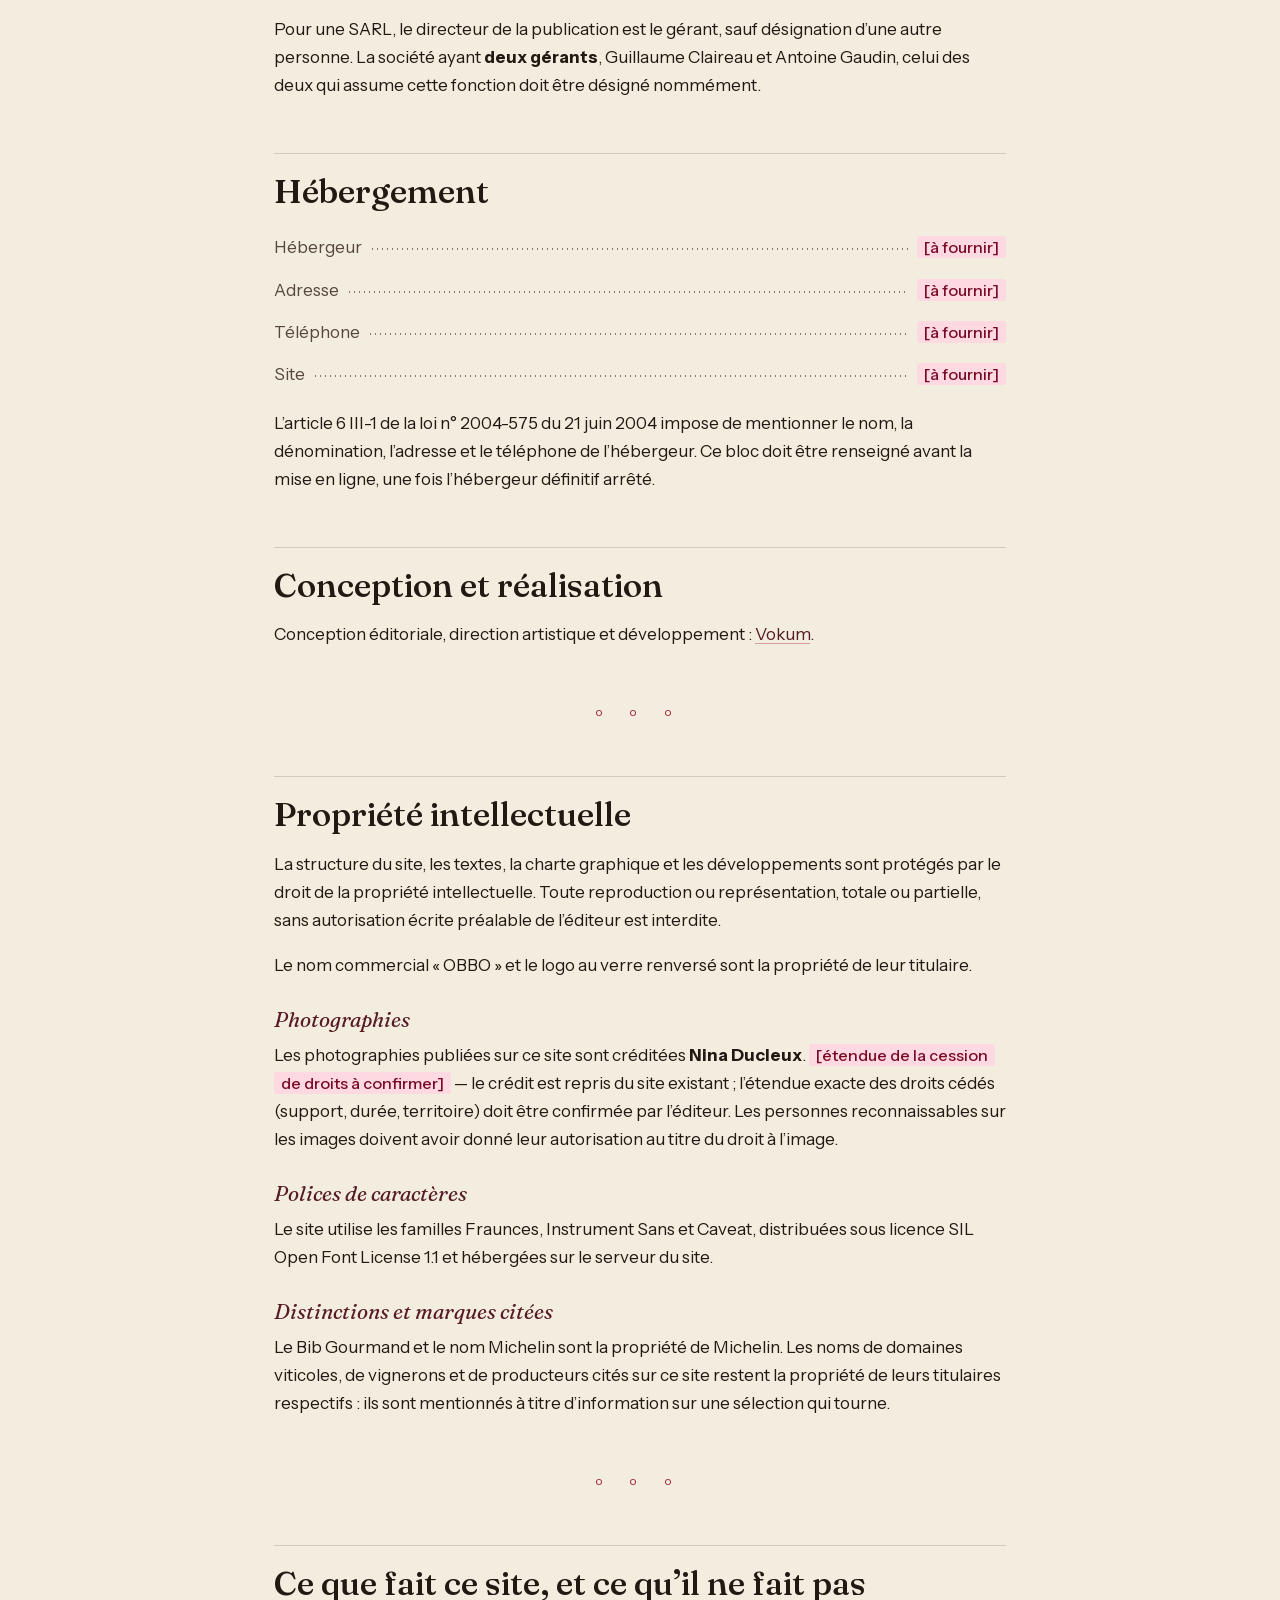
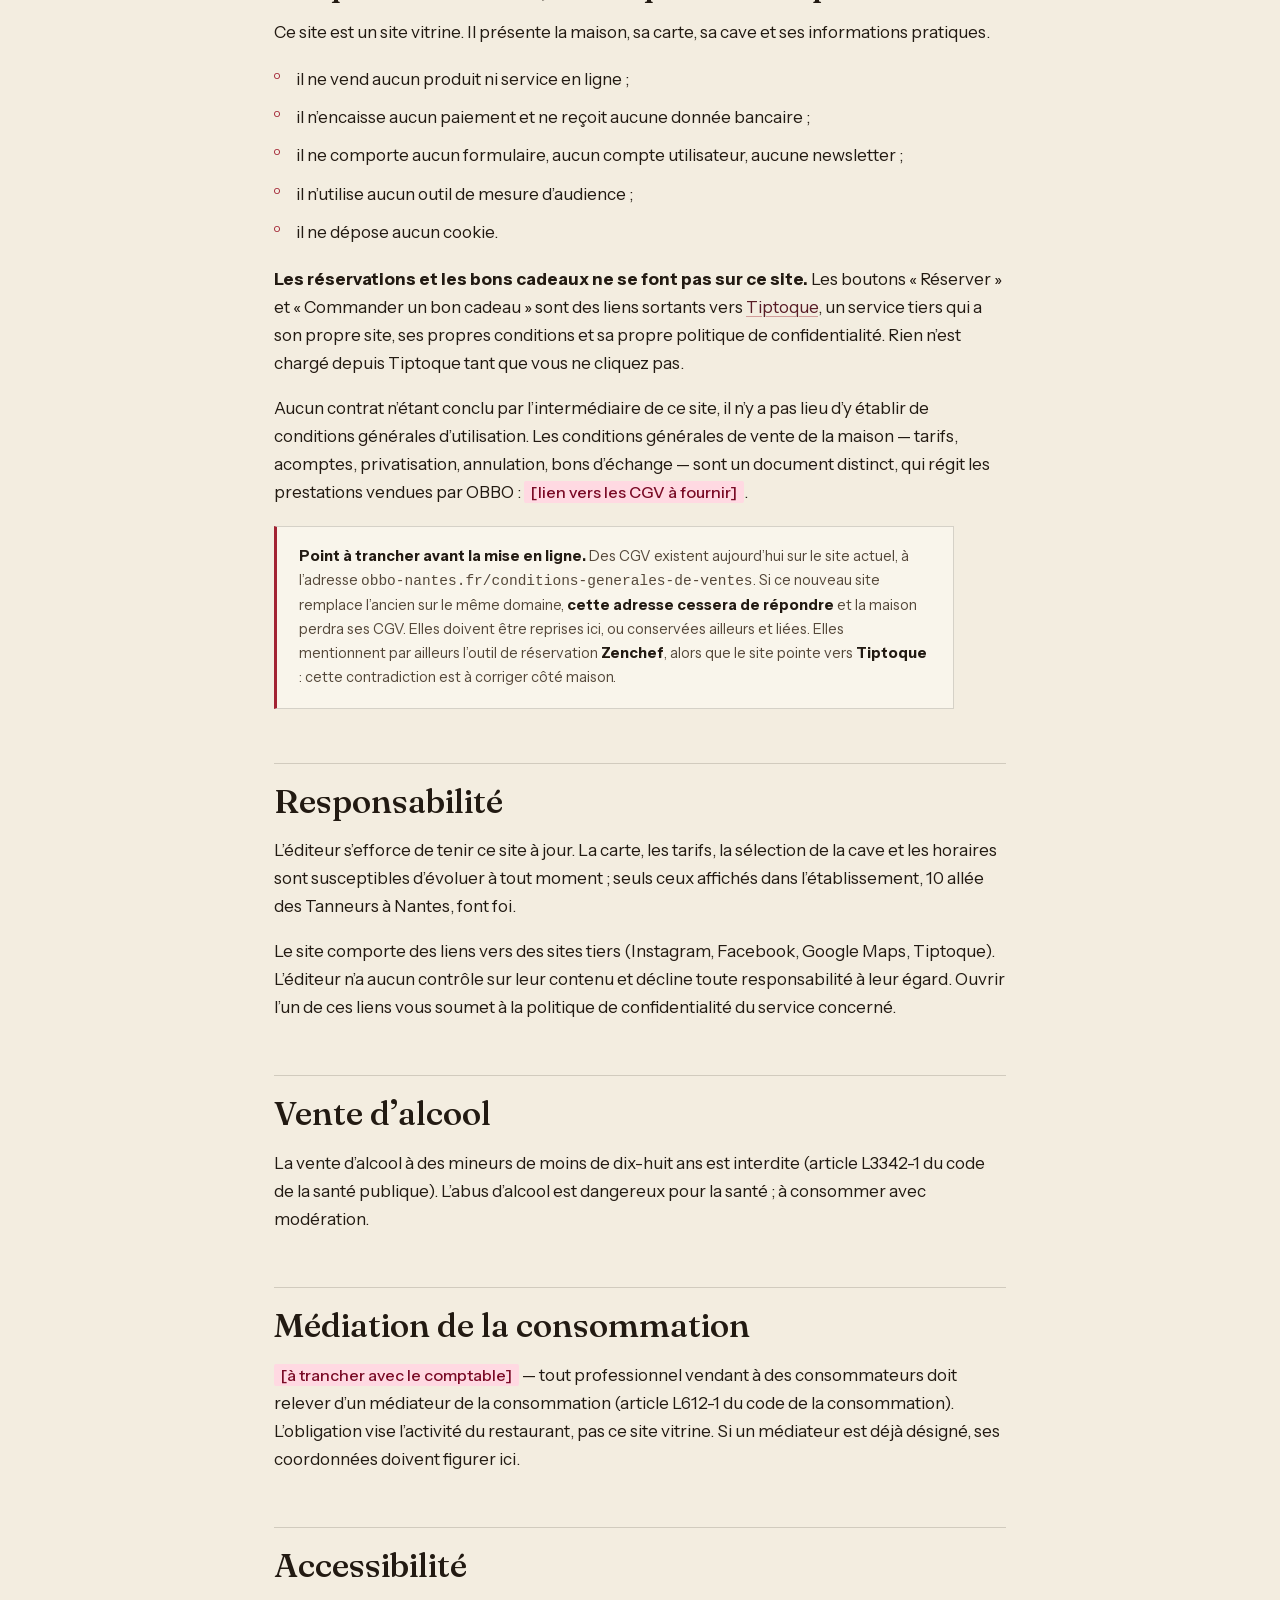
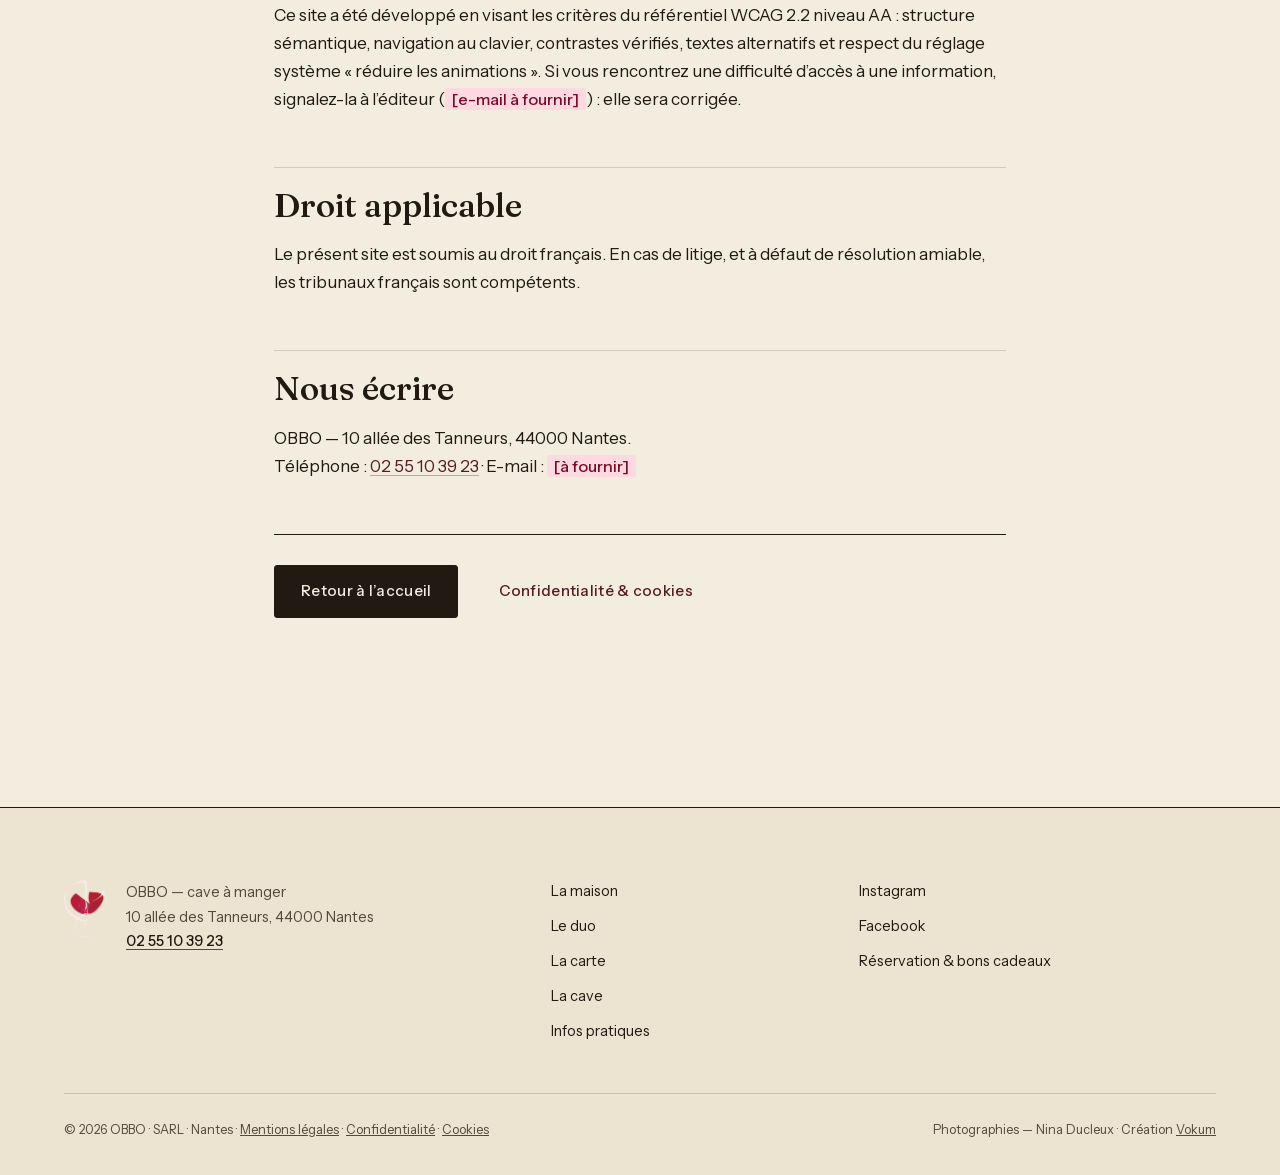
<file: mentions-legales.html>
<!DOCTYPE html>
<html lang="fr">
<head>
  <meta charset="UTF-8">
  <meta name="viewport" content="width=device-width, initial-scale=1.0">
  <title>Mentions légales — OBBO, cave à manger à Nantes</title>
  <meta name="description" content="Mentions légales du site d’OBBO, cave à manger au 10 allée des Tanneurs à Nantes.">
  <meta name="robots" content="index, follow">
  <link rel="canonical" href="https://obbo-nantes.fr/mentions-legales.html">
  <meta property="og:type" content="website">
  <meta property="og:title" content="Mentions légales — OBBO">
  <meta property="og:url" content="https://obbo-nantes.fr/mentions-legales.html">
  <meta property="og:locale" content="fr_FR">
  <link rel="icon" type="image/png" href="assets/img/logo.png">
  <link rel="preload" href="assets/font/fraunces-normal-latin.woff2" as="font" type="font/woff2" crossorigin>
  <link rel="preload" href="assets/font/instrument-sans-normal-latin.woff2" as="font" type="font/woff2" crossorigin>
  <link rel="stylesheet" href="styles.css">
</head>
<body>

  <!-- ===================== HEADER ===================== -->
  <header class="site-head" id="haut">
    <a class="brand" href="index.html" aria-label="OBBO — retour à l’accueil">
      <img src="assets/img/logo.png" alt="" class="brand-mark" width="28" height="38">
      <span class="brand-name">OBBO</span>
      <span class="brand-sub">cave à manger</span>
    </a>
    <nav class="site-nav" aria-label="Navigation principale">
      <a href="index.html#maison">La maison</a>
      <a href="index.html#duo">Le duo</a>
      <a href="index.html#carte">La carte</a>
      <a href="index.html#cave">La cave</a>
      <a href="index.html#infos">Infos</a>
    </nav>
    <div class="head-actions">
      <a class="btn btn-ink" href="https://tiptoque.com/pages/restaurant/obbo" target="_blank" rel="noopener">Réserver</a>
      <button class="burger" aria-label="Ouvrir le menu" aria-expanded="false" aria-controls="menu-mobile">
        <span></span><span></span>
      </button>
    </div>
  </header>

  <!-- Menu mobile -->
  <div class="mobile-menu" id="menu-mobile" hidden>
    <nav aria-label="Menu mobile">
      <a href="index.html#maison"><em>01</em>La maison</a>
      <a href="index.html#duo"><em>02</em>Le duo</a>
      <a href="index.html#carte"><em>03</em>La carte</a>
      <a href="index.html#cave"><em>04</em>La cave</a>
      <a href="index.html#infos"><em>05</em>Infos pratiques</a>
    </nav>
    <a class="btn btn-wine mobile-resa" href="https://tiptoque.com/pages/restaurant/obbo" target="_blank" rel="noopener">Réserver une table</a>
    <p class="mobile-note">10 allée des Tanneurs, Nantes<br>02 55 10 39 23</p>
    <span class="note mobile-scribble">le cœur a ses raisins…</span>
  </div>

  <main>

    <section class="legal-head">
      <p class="kicker">Le dos de la carte — Mentions légales</p>
      <h1>Mentions <em>légales</em></h1>
      <p class="legal-lede">
        Qui édite ce site, qui l’héberge, à qui appartiennent les textes et les photos.
        C’est l’article 6 de la loi pour la confiance dans l’économie numérique qui l’exige.
      </p>
      <p class="legal-maj">Dernière mise à jour : 17 juillet 2026</p>
    </section>

    <section class="legal">

      <p>
        Les informations marquées <span class="manque">[à fournir]</span> n’ont pas pu être
        vérifiées à une source officielle et doivent être complétées par l’éditeur avant la
        mise en ligne. Elles apparaissent en surbrillance exprès : un trou doit se voir, pas
        se combler avec une supposition. <strong>Aucune donnée n’a été inventée.</strong>
      </p>

      <h2>Éditeur du site</h2>
      <ul class="legal-id">
        <li><span class="k">Dénomination sociale</span><span class="lead"></span><span class="v">OBBO</span></li>
        <li><span class="k">Forme juridique</span><span class="lead"></span><span class="v">Société à responsabilité limitée (SARL)</span></li>
        <li><span class="k">Siège social</span><span class="lead"></span><span class="v">10 allée des Tanneurs, 44000 Nantes, France</span></li>
        <li><span class="k">SIREN</span><span class="lead"></span><span class="v">902 439 728</span></li>
        <li><span class="k">SIRET (siège)</span><span class="lead"></span><span class="v">902 439 728 00012</span></li>
        <li><span class="k">TVA intracommunautaire</span><span class="lead"></span><span class="v">FR17902439728</span></li>
        <li><span class="k">Code APE</span><span class="lead"></span><span class="v">56.10A — Restauration traditionnelle</span></li>
        <li><span class="k">Immatriculation</span><span class="lead"></span><span class="v">11 août 2021</span></li>
        <li><span class="k">Gérants</span><span class="lead"></span><span class="v">Guillaume Claireau · Antoine Gaudin</span></li>
        <li><span class="k">Téléphone</span><span class="lead"></span><span class="v"><a href="tel:+33255103923">02 55 10 39 23</a></span></li>
        <li><span class="k">Capital social</span><span class="lead"></span><span class="v"><span class="manque">[à fournir]</span></span></li>
        <li><span class="k">RCS</span><span class="lead"></span><span class="v"><span class="manque">[à confirmer — RCS Nantes 902 439 728]</span></span></li>
        <li><span class="k">E-mail</span><span class="lead"></span><span class="v"><span class="manque">[à fournir]</span></span></li>
      </ul>
      <div class="legal-source">
        <strong>D’où viennent ces données.</strong> Relevées le 17 juillet 2026 au registre
        national des entreprises, via l’API publique
        <a href="https://recherche-entreprises.api.gouv.fr" target="_blank" rel="noopener noreferrer">recherche-entreprises.api.gouv.fr</a>.
        Le capital social ne figure pas dans ce registre et doit être fourni par l’éditeur :
        il est obligatoire dans les mentions légales d’une société commerciale.
      </div>

      <h2>Directeur de la publication</h2>
      <p><span class="manque">[à fournir]</span></p>
      <p>
        Pour une SARL, le directeur de la publication est le gérant, sauf désignation d’une
        autre personne. La société ayant <strong>deux gérants</strong>, Guillaume Claireau et
        Antoine Gaudin, celui des deux qui assume cette fonction doit être désigné nommément.
      </p>

      <h2>Hébergement</h2>
      <ul class="legal-id">
        <li><span class="k">Hébergeur</span><span class="lead"></span><span class="v"><span class="manque">[à fournir]</span></span></li>
        <li><span class="k">Adresse</span><span class="lead"></span><span class="v"><span class="manque">[à fournir]</span></span></li>
        <li><span class="k">Téléphone</span><span class="lead"></span><span class="v"><span class="manque">[à fournir]</span></span></li>
        <li><span class="k">Site</span><span class="lead"></span><span class="v"><span class="manque">[à fournir]</span></span></li>
      </ul>
      <p>
        L’article 6 III-1 de la loi n° 2004-575 du 21 juin 2004 impose de mentionner le nom,
        la dénomination, l’adresse et le téléphone de l’hébergeur. Ce bloc doit être renseigné
        avant la mise en ligne, une fois l’hébergeur définitif arrêté.
      </p>

      <h2>Conception et réalisation</h2>
      <p>
        Conception éditoriale, direction artistique et développement :
        <a href="https://vokumagency.com" target="_blank" rel="noopener noreferrer">Vokum</a>.
      </p>

      <div class="legal-sep" aria-hidden="true">o o o</div>

      <h2>Propriété intellectuelle</h2>
      <p>
        La structure du site, les textes, la charte graphique et les développements sont
        protégés par le droit de la propriété intellectuelle. Toute reproduction ou
        représentation, totale ou partielle, sans autorisation écrite préalable de l’éditeur
        est interdite.
      </p>
      <p>
        Le nom commercial « OBBO » et le logo au verre renversé sont la propriété de leur
        titulaire.
      </p>

      <h3>Photographies</h3>
      <p>
        Les photographies publiées sur ce site sont créditées <strong>Nina Ducleux</strong>.
        <span class="manque">[étendue de la cession de droits à confirmer]</span> — le crédit
        est repris du site existant ; l’étendue exacte des droits cédés (support, durée,
        territoire) doit être confirmée par l’éditeur.
        Les personnes reconnaissables sur les images doivent avoir donné leur autorisation
        au titre du droit à l’image.
      </p>

      <h3>Polices de caractères</h3>
      <p>
        Le site utilise les familles Fraunces, Instrument Sans et Caveat, distribuées sous
        licence SIL Open Font License 1.1 et hébergées sur le serveur du site.
      </p>

      <h3>Distinctions et marques citées</h3>
      <p>
        Le Bib Gourmand et le nom Michelin sont la propriété de Michelin. Les noms de domaines
        viticoles, de vignerons et de producteurs cités sur ce site restent la propriété de
        leurs titulaires respectifs : ils sont mentionnés à titre d’information sur une
        sélection qui tourne.
      </p>

      <div class="legal-sep" aria-hidden="true">o o o</div>

      <h2>Ce que fait ce site, et ce qu’il ne fait pas</h2>
      <p>
        Ce site est un site vitrine. Il présente la maison, sa carte, sa cave et ses
        informations pratiques.
      </p>
      <ul>
        <li>il ne vend aucun produit ni service en ligne ;</li>
        <li>il n’encaisse aucun paiement et ne reçoit aucune donnée bancaire ;</li>
        <li>il ne comporte aucun formulaire, aucun compte utilisateur, aucune newsletter ;</li>
        <li>il n’utilise aucun outil de mesure d’audience ;</li>
        <li>il ne dépose aucun cookie.</li>
      </ul>
      <p>
        <strong>Les réservations et les bons cadeaux ne se font pas sur ce site.</strong>
        Les boutons « Réserver » et « Commander un bon cadeau » sont des liens sortants vers
        <a href="https://tiptoque.com/pages/restaurant/obbo" target="_blank" rel="noopener noreferrer">Tiptoque</a>,
        un service tiers qui a son propre site, ses propres conditions et sa propre politique
        de confidentialité. Rien n’est chargé depuis Tiptoque tant que vous ne cliquez pas.
      </p>
      <p>
        Aucun contrat n’étant conclu par l’intermédiaire de ce site, il n’y a pas lieu d’y
        établir de conditions générales d’utilisation. Les conditions générales de vente de la
        maison — tarifs, acomptes, privatisation, annulation, bons d’échange — sont un
        document distinct, qui régit les prestations vendues par OBBO :
        <span class="manque">[lien vers les CGV à fournir]</span>.
      </p>
      <div class="legal-source">
        <strong>Point à trancher avant la mise en ligne.</strong> Des CGV existent aujourd’hui
        sur le site actuel, à l’adresse <code>obbo-nantes.fr/conditions-generales-de-ventes</code>.
        Si ce nouveau site remplace l’ancien sur le même domaine, <strong>cette adresse cessera
        de répondre</strong> et la maison perdra ses CGV. Elles doivent être reprises ici, ou
        conservées ailleurs et liées. Elles mentionnent par ailleurs l’outil de réservation
        <strong>Zenchef</strong>, alors que le site pointe vers <strong>Tiptoque</strong> :
        cette contradiction est à corriger côté maison.
      </div>

      <h2>Responsabilité</h2>
      <p>
        L’éditeur s’efforce de tenir ce site à jour. La carte, les tarifs, la sélection de la
        cave et les horaires sont susceptibles d’évoluer à tout moment ; seuls ceux affichés
        dans l’établissement, 10 allée des Tanneurs à Nantes, font foi.
      </p>
      <p>
        Le site comporte des liens vers des sites tiers (Instagram, Facebook, Google Maps,
        Tiptoque). L’éditeur n’a aucun contrôle sur leur contenu et décline toute
        responsabilité à leur égard. Ouvrir l’un de ces liens vous soumet à la politique de
        confidentialité du service concerné.
      </p>

      <h2>Vente d’alcool</h2>
      <p>
        La vente d’alcool à des mineurs de moins de dix-huit ans est interdite
        (article L3342-1 du code de la santé publique). L’abus d’alcool est dangereux pour la
        santé ; à consommer avec modération.
      </p>

      <h2>Médiation de la consommation</h2>
      <p>
        <span class="manque">[à trancher avec le comptable]</span> — tout professionnel vendant
        à des consommateurs doit relever d’un médiateur de la consommation
        (article L612-1 du code de la consommation). L’obligation vise l’activité du
        restaurant, pas ce site vitrine. Si un médiateur est déjà désigné, ses coordonnées
        doivent figurer ici.
      </p>

      <h2>Accessibilité</h2>
      <p>
        Ce site a été développé en visant les critères du référentiel WCAG 2.2 niveau AA :
        structure sémantique, navigation au clavier, contrastes vérifiés, textes alternatifs
        et respect du réglage système « réduire les animations ». Si vous rencontrez une
        difficulté d’accès à une information, signalez-la à l’éditeur
        (<span class="manque">[e-mail à fournir]</span>) : elle sera corrigée.
      </p>

      <h2>Droit applicable</h2>
      <p>
        Le présent site est soumis au droit français. En cas de litige, et à défaut de
        résolution amiable, les tribunaux français sont compétents.
      </p>

      <h2>Nous écrire</h2>
      <p>
        OBBO — 10 allée des Tanneurs, 44000 Nantes.<br>
        Téléphone : <a href="tel:+33255103923">02 55 10 39 23</a> ·
        E-mail : <span class="manque">[à fournir]</span>
      </p>

      <div class="legal-actions">
        <a class="btn btn-ink" href="index.html">Retour à l’accueil</a>
        <a class="btn btn-paper" href="confidentialite.html">Confidentialité &amp; cookies</a>
      </div>

    </section>

  </main>

  <!-- ===================== FOOTER ===================== -->
  <footer class="site-foot">
    <div class="foot-grid">
      <div class="foot-id">
        <img src="assets/img/logo.png" alt="Logo OBBO — verre de vin dessiné" width="42" height="57">
        <p>OBBO — cave à manger<br>10 allée des Tanneurs, 44000 Nantes<br><a href="tel:+33255103923">02 55 10 39 23</a></p>
      </div>
      <nav class="foot-nav" aria-label="Pied de page">
        <a href="index.html#maison">La maison</a>
        <a href="index.html#duo">Le duo</a>
        <a href="index.html#carte">La carte</a>
        <a href="index.html#cave">La cave</a>
        <a href="index.html#infos">Infos pratiques</a>
      </nav>
      <div class="foot-social">
        <a href="https://www.instagram.com/obbo_nantes" target="_blank" rel="noopener">Instagram</a>
        <a href="https://www.facebook.com/ObboNantes" target="_blank" rel="noopener">Facebook</a>
        <a href="https://tiptoque.com/pages/restaurant/obbo" target="_blank" rel="noopener">Réservation &amp; bons cadeaux</a>
      </div>
    </div>
    <div class="foot-legal">
      <p>© 2026 OBBO · SARL · Nantes · <a href="mentions-legales.html" aria-current="page">Mentions légales</a> · <a href="confidentialite.html">Confidentialité</a> · <a href="confidentialite.html#cookies">Cookies</a></p>
      <p>Photographies — Nina Ducleux · Création <a href="https://vokumagency.com" target="_blank" rel="noopener">Vokum</a></p>
    </div>
  </footer>

  <script src="main.js"></script>
</body>
</html>
</file>
<file: styles.css>
/* ============================================================
   OBBO — polices auto-hébergées
   Fraunces · Instrument Sans · Caveat — SIL Open Font License 1.1
   Polices variables, sous-ensembles latin + latin-ext.
   Aucun appel à fonts.googleapis.com ni fonts.gstatic.com :
   le navigateur du visiteur ne contacte aucun serveur tiers.
   ============================================================ */

@font-face {
  font-family: 'Fraunces';
  font-style: normal;
  font-weight: 100 900;
  font-display: swap;
  src: url(assets/font/fraunces-normal-latin.woff2) format('woff2');
  unicode-range: U+0000-00FF, U+0131, U+0152-0153, U+02BB-02BC, U+02C6, U+02DA, U+02DC, U+0304, U+0308, U+0329, U+2000-206F, U+20AC, U+2122, U+2191, U+2193, U+2212, U+2215, U+FEFF, U+FFFD;
}

@font-face {
  font-family: 'Fraunces';
  font-style: normal;
  font-weight: 100 900;
  font-display: swap;
  src: url(assets/font/fraunces-normal-latin-ext.woff2) format('woff2');
  unicode-range: U+0100-02BA, U+02BD-02C5, U+02C7-02CC, U+02CE-02D7, U+02DD-02FF, U+0304, U+0308, U+0329, U+1D00-1DBF, U+1E00-1E9F, U+1EF2-1EFF, U+2020, U+20A0-20AB, U+20AD-20C0, U+2113, U+2C60-2C7F, U+A720-A7FF;
}

@font-face {
  font-family: 'Fraunces';
  font-style: italic;
  font-weight: 100 900;
  font-display: swap;
  src: url(assets/font/fraunces-italic-latin.woff2) format('woff2');
  unicode-range: U+0000-00FF, U+0131, U+0152-0153, U+02BB-02BC, U+02C6, U+02DA, U+02DC, U+0304, U+0308, U+0329, U+2000-206F, U+20AC, U+2122, U+2191, U+2193, U+2212, U+2215, U+FEFF, U+FFFD;
}

@font-face {
  font-family: 'Fraunces';
  font-style: italic;
  font-weight: 100 900;
  font-display: swap;
  src: url(assets/font/fraunces-italic-latin-ext.woff2) format('woff2');
  unicode-range: U+0100-02BA, U+02BD-02C5, U+02C7-02CC, U+02CE-02D7, U+02DD-02FF, U+0304, U+0308, U+0329, U+1D00-1DBF, U+1E00-1E9F, U+1EF2-1EFF, U+2020, U+20A0-20AB, U+20AD-20C0, U+2113, U+2C60-2C7F, U+A720-A7FF;
}

@font-face {
  font-family: 'Instrument Sans';
  font-style: normal;
  font-weight: 400 700;
  font-display: swap;
  src: url(assets/font/instrument-sans-normal-latin.woff2) format('woff2');
  unicode-range: U+0000-00FF, U+0131, U+0152-0153, U+02BB-02BC, U+02C6, U+02DA, U+02DC, U+0304, U+0308, U+0329, U+2000-206F, U+20AC, U+2122, U+2191, U+2193, U+2212, U+2215, U+FEFF, U+FFFD;
}

@font-face {
  font-family: 'Instrument Sans';
  font-style: normal;
  font-weight: 400 700;
  font-display: swap;
  src: url(assets/font/instrument-sans-normal-latin-ext.woff2) format('woff2');
  unicode-range: U+0100-02BA, U+02BD-02C5, U+02C7-02CC, U+02CE-02D7, U+02DD-02FF, U+0304, U+0308, U+0329, U+1D00-1DBF, U+1E00-1E9F, U+1EF2-1EFF, U+2020, U+20A0-20AB, U+20AD-20C0, U+2113, U+2C60-2C7F, U+A720-A7FF;
}

@font-face {
  font-family: 'Instrument Sans';
  font-style: italic;
  font-weight: 400;
  font-display: swap;
  src: url(assets/font/instrument-sans-italic-latin.woff2) format('woff2');
  unicode-range: U+0000-00FF, U+0131, U+0152-0153, U+02BB-02BC, U+02C6, U+02DA, U+02DC, U+0304, U+0308, U+0329, U+2000-206F, U+20AC, U+2122, U+2191, U+2193, U+2212, U+2215, U+FEFF, U+FFFD;
}

@font-face {
  font-family: 'Instrument Sans';
  font-style: italic;
  font-weight: 400;
  font-display: swap;
  src: url(assets/font/instrument-sans-italic-latin-ext.woff2) format('woff2');
  unicode-range: U+0100-02BA, U+02BD-02C5, U+02C7-02CC, U+02CE-02D7, U+02DD-02FF, U+0304, U+0308, U+0329, U+1D00-1DBF, U+1E00-1E9F, U+1EF2-1EFF, U+2020, U+20A0-20AB, U+20AD-20C0, U+2113, U+2C60-2C7F, U+A720-A7FF;
}

@font-face {
  font-family: 'Caveat';
  font-style: normal;
  font-weight: 400 700;
  font-display: swap;
  src: url(assets/font/caveat-normal-latin.woff2) format('woff2');
  unicode-range: U+0000-00FF, U+0131, U+0152-0153, U+02BB-02BC, U+02C6, U+02DA, U+02DC, U+0304, U+0308, U+0329, U+2000-206F, U+20AC, U+2122, U+2191, U+2193, U+2212, U+2215, U+FEFF, U+FFFD;
}

@font-face {
  font-family: 'Caveat';
  font-style: normal;
  font-weight: 400 700;
  font-display: swap;
  src: url(assets/font/caveat-normal-latin-ext.woff2) format('woff2');
  unicode-range: U+0100-02BA, U+02BD-02C5, U+02C7-02CC, U+02CE-02D7, U+02DD-02FF, U+0304, U+0308, U+0329, U+1D00-1DBF, U+1E00-1E9F, U+1EF2-1EFF, U+2020, U+20A0-20AB, U+20AD-20C0, U+2113, U+2C60-2C7F, U+A720-A7FF;
}

/* ============================================================
   OBBO — cave à manger · Nantes
   DA « la carte vivante » : papier, encre, tache de vin,
   annotations manuscrites, points de conduite.
   ============================================================ */

:root {
  --paper: #F3EDE0;
  --paper-2: #ECE3D1;
  --paper-card: #F9F5EB;
  --ink: #221A12;
  --ink-soft: #55483A;
  --wine: #A22333;
  --wine-deep: #571B25;
  --leaf: #5A6A40;
  --line: rgba(34, 26, 18, .16);
  --line-strong: rgba(34, 26, 18, .55);
  --ff-disp: "Fraunces", Georgia, serif;
  --ff-body: "Instrument Sans", system-ui, sans-serif;
  --ff-hand: "Caveat", cursive;
  --pad: clamp(20px, 5vw, 84px);
  --ease: cubic-bezier(.22, .8, .24, 1);
}

* { margin: 0; padding: 0; box-sizing: border-box; }
html { scroll-behavior: smooth; overflow-x: clip; }
img { max-width: 100%; display: block; height: auto; }

body {
  background: var(--paper);
  color: var(--ink);
  font-family: var(--ff-body);
  font-size: 17px;
  line-height: 1.65;
  -webkit-font-smoothing: antialiased;
  overflow-x: clip;
}

/* grain papier */
body::after {
  content: "";
  position: fixed; inset: 0;
  pointer-events: none; z-index: 60;
  opacity: .05;
  background-image: url("data:image/svg+xml,%3Csvg xmlns='http://www.w3.org/2000/svg' width='240' height='240'%3E%3Cfilter id='n'%3E%3CfeTurbulence type='fractalNoise' baseFrequency='0.9' numOctaves='2'/%3E%3C/filter%3E%3Crect width='100%25' height='100%25' filter='url(%23n)'/%3E%3C/svg%3E");
}

::selection { background: var(--wine); color: var(--paper); }

a { color: inherit; }
a:focus-visible, button:focus-visible {
  outline: 2px solid var(--wine);
  outline-offset: 3px;
}

h1, h2, h3 { font-family: var(--ff-disp); font-weight: 540; line-height: 1.04; }
h1 em, h2 em { font-style: italic; font-weight: 400; color: var(--wine); }

/* ---------- utilitaires ---------- */

.kicker {
  font-size: 12px;
  letter-spacing: .22em;
  text-transform: uppercase;
  color: var(--ink-soft);
  display: flex; align-items: center; gap: 14px;
  margin-bottom: clamp(28px, 4vw, 52px);
}
.kicker::after { content: ""; height: 1px; flex: 0 0 64px; background: var(--line-strong); }
.kicker-light { color: rgba(243, 237, 224, .7); }
.kicker-light::after { background: rgba(243, 237, 224, .4); }

.note {
  font-family: var(--ff-hand);
  font-weight: 600;
  font-size: clamp(19px, 2vw, 24px);
  line-height: 1.2;
  color: var(--wine);
  display: inline-block;
  transform: rotate(-2.5deg);
}
.note-light { color: #E8B7BE; }

.btn {
  display: inline-block;
  font-family: var(--ff-body);
  font-weight: 500;
  font-size: 15px;
  letter-spacing: .02em;
  text-decoration: none;
  padding: 13px 26px;
  border: 1px solid var(--ink);
  border-radius: 3px;
  transition: background .25s var(--ease), color .25s var(--ease), transform .25s var(--ease);
}
.btn:hover { transform: translateY(-2px); }
.btn-ink { background: var(--ink); color: var(--paper); }
.btn-ink:hover { background: var(--wine); border-color: var(--wine); }
.btn-wine { background: var(--wine); border-color: var(--wine); color: var(--paper); }
.btn-wine:hover { background: var(--ink); border-color: var(--ink); }
.btn-paper { background: var(--paper); border-color: var(--paper); color: var(--wine-deep); }
.btn-paper:hover { background: transparent; color: var(--paper); }

.link-arrow {
  font-weight: 500; font-size: 15px;
  text-decoration: none;
  border-bottom: 1px solid var(--line-strong);
  padding-bottom: 3px;
  transition: border-color .2s, color .2s;
}
.link-arrow::after { content: " ↗"; font-size: 13px; }
.link-arrow:hover { color: var(--wine); border-color: var(--wine); }

figure { position: relative; }
figcaption {
  font-size: 13px;
  color: var(--ink-soft);
  margin-top: 10px;
  padding-left: 14px;
  border-left: 2px solid var(--wine);
  line-height: 1.4;
}
figure img { border-radius: 4px; }

/* réveils au scroll */
.reveal { opacity: 0; transform: translateY(26px); transition: opacity .9s var(--ease), transform .9s var(--ease); }
.reveal.in { opacity: 1; transform: none; }
.d1 { transition-delay: .12s; }
.d2 { transition-delay: .22s; }
.d3 { transition-delay: .34s; }
.d4 { transition-delay: .48s; }

.reveal-img img { clip-path: inset(0 0 100% 0); transition: clip-path 1.1s var(--ease); }
.reveal-img.in img { clip-path: inset(0 0 0 0); }
.reveal-img figcaption { opacity: 0; transition: opacity .8s var(--ease) .5s; }
.reveal-img.in figcaption { opacity: 1; }

/* ============================================================
   INTRO — rideau d'ouverture
   ============================================================ */

.intro {
  position: fixed; inset: 0; z-index: 100;
  background: var(--paper);
  display: flex; align-items: center; justify-content: center;
  transition: transform .85s cubic-bezier(.76, 0, .18, 1);
  will-change: transform;
}
.intro::after {
  content: ""; position: absolute; inset: 0;
  opacity: .05; pointer-events: none;
  background-image: url("data:image/svg+xml,%3Csvg xmlns='http://www.w3.org/2000/svg' width='240' height='240'%3E%3Cfilter id='n'%3E%3CfeTurbulence type='fractalNoise' baseFrequency='0.9' numOctaves='2'/%3E%3C/filter%3E%3Crect width='100%25' height='100%25' filter='url(%23n)'/%3E%3C/svg%3E");
}
.intro.done { transform: translateY(-101%); }
.intro.gone { display: none; }

.intro-inner { display: flex; flex-direction: column; align-items: center; }

.intro-mark, .intro-name, .intro-sub, .intro-line {
  opacity: 0;
  animation: intro-up .8s var(--ease) forwards;
}
.intro-mark { width: 46px; height: auto; animation-delay: .08s; }
.intro-name {
  font-family: var(--ff-disp); font-weight: 620;
  font-size: clamp(44px, 7vw, 72px); letter-spacing: .14em;
  margin: 18px 0 2px; padding-left: .14em;
  animation-delay: .24s;
}
.intro-sub {
  font-family: var(--ff-hand); font-weight: 600;
  font-size: clamp(21px, 2.6vw, 28px); color: var(--wine);
  transform: rotate(-2deg);
  animation-delay: .42s;
}
.intro-line {
  width: 64px; height: 1px; background: var(--line-strong);
  margin-top: 26px;
  transform-origin: center;
  animation: intro-line .7s var(--ease) .58s forwards;
}

@keyframes intro-up {
  from { opacity: 0; transform: translateY(22px); }
  to { opacity: 1; transform: translateY(0); }
}
.intro-sub { animation-name: intro-up-rot; }
@keyframes intro-up-rot {
  from { opacity: 0; transform: translateY(22px) rotate(-2deg); }
  to { opacity: 1; transform: translateY(0) rotate(-2deg); }
}
@keyframes intro-line {
  from { opacity: 0; transform: scaleX(0); }
  to { opacity: 1; transform: scaleX(1); }
}

@media (prefers-reduced-motion: reduce) {
  .intro { display: none; }
}

/* ============================================================
   HEADER
   ============================================================ */

.site-head {
  position: fixed; top: 0; left: 0; right: 0; z-index: 50;
  display: flex; align-items: center; justify-content: space-between;
  padding: 14px var(--pad);
  transition: background .35s var(--ease), box-shadow .35s var(--ease), padding .35s var(--ease);
}
.site-head.scrolled {
  background: rgba(243, 237, 224, .93);
  backdrop-filter: blur(8px);
  box-shadow: 0 1px 0 var(--line);
  padding-top: 10px; padding-bottom: 10px;
}

.brand { display: flex; align-items: baseline; gap: 10px; text-decoration: none; }
.brand-mark { width: 26px; height: auto; align-self: center; }
.brand-name { font-family: var(--ff-disp); font-weight: 620; font-size: 22px; letter-spacing: .06em; }
.brand-sub { font-family: var(--ff-hand); font-weight: 500; font-size: 17px; color: var(--wine); transform: rotate(-2deg); }

.site-nav { display: flex; gap: 28px; }
.site-nav a {
  text-decoration: none; font-size: 14.5px; font-weight: 500;
  letter-spacing: .03em; position: relative; padding: 4px 0;
}
.site-nav a::after {
  content: ""; position: absolute; left: 0; bottom: 0;
  width: 100%; height: 1px; background: var(--wine);
  transform: scaleX(0); transform-origin: right;
  transition: transform .3s var(--ease);
}
.site-nav a:hover::after { transform: scaleX(1); transform-origin: left; }

.head-actions { display: flex; align-items: center; gap: 16px; }
.burger {
  display: none;
  background: none; border: none; cursor: pointer;
  width: 34px; height: 26px;
  flex-direction: column; justify-content: center; gap: 7px;
}
.burger span { display: block; height: 2px; background: var(--ink); transition: transform .3s var(--ease), opacity .3s; }
.burger.open span:first-child { transform: translateY(4.5px) rotate(45deg); }
.burger.open span:last-child { transform: translateY(-4.5px) rotate(-45deg); }

/* menu mobile */
.mobile-menu {
  position: fixed; inset: 0; z-index: 45;
  background: var(--paper);
  padding: 110px var(--pad) 40px;
  display: flex; flex-direction: column;
  opacity: 0; pointer-events: none;
  transition: opacity .35s var(--ease);
}
.mobile-menu.open { opacity: 1; pointer-events: auto; }
.mobile-menu nav { display: flex; flex-direction: column; }
.mobile-menu nav a {
  font-family: var(--ff-disp); font-size: clamp(32px, 9vw, 44px); font-weight: 540;
  text-decoration: none; padding: 14px 0;
  border-bottom: 1px solid var(--line);
  display: flex; align-items: baseline; gap: 18px;
}
.mobile-menu nav a em { font-family: var(--ff-body); font-style: normal; font-size: 13px; color: var(--wine); }
.mobile-resa { margin-top: 32px; text-align: center; }
.mobile-note { margin-top: 24px; font-size: 14px; color: var(--ink-soft); }
.mobile-scribble { margin-top: auto; font-size: 26px; }

/* ============================================================
   HERO
   ============================================================ */

.hero { padding: clamp(120px, 16vh, 180px) var(--pad) 0; }

.hero-grid {
  display: grid;
  grid-template-columns: minmax(0, 7fr) minmax(0, 5fr);
  gap: clamp(32px, 5vw, 80px);
  align-items: center;
  max-width: 1360px; margin: 0 auto;
}

.overline {
  font-size: 12.5px; letter-spacing: .24em; text-transform: uppercase;
  color: var(--ink-soft); margin-bottom: 26px;
  display: flex; align-items: center; gap: 12px;
}
.overline::before { content: ""; width: 34px; height: 1px; background: var(--wine); }

.hero h1 {
  font-size: clamp(52px, 7.6vw, 118px);
  font-weight: 540;
  letter-spacing: -.015em;
  margin-bottom: 30px;
}

.hero-lede { max-width: 46ch; color: var(--ink-soft); font-size: clamp(16px, 1.4vw, 18.5px); margin-bottom: 38px; }

.hero-cta { display: flex; align-items: center; gap: 30px; flex-wrap: wrap; }

.hero-note { margin-top: 26px; font-size: clamp(22px, 2.4vw, 30px); position: relative; padding-left: 44px; }
.hero-note::before {
  content: ""; position: absolute; left: 0; top: 50%;
  width: 32px; height: 14px;
  border-bottom: 2px solid var(--wine); border-left: 2px solid var(--wine);
  border-radius: 0 0 0 14px;
  transform: translateY(-70%) rotate(-8deg);
}

.hero-photo { max-width: 430px; justify-self: end; width: 100%; }
.hero-photo img { box-shadow: 0 24px 60px -30px rgba(34, 26, 18, .45); }

/* tache de vin (rond de verre) */
.stain {
  position: absolute; z-index: -1;
  width: 240px; height: 240px;
  right: -80px; top: -70px;
  border-radius: 50%;
  border: 14px solid rgba(162, 35, 51, .16);
  filter: blur(1px);
}
.stain::after {
  content: ""; position: absolute; inset: -26px;
  border-radius: 50%;
  border: 2px solid rgba(162, 35, 51, .12);
}

/* tampon Bib Gourmand */
.stamp {
  position: absolute; width: 118px; height: 118px;
  left: -52px; bottom: 46px;
}
.stamp svg { width: 100%; height: 100%; animation: spin 26s linear infinite; }
.stamp text { font-family: var(--ff-body); font-size: 10.6px; font-weight: 500; letter-spacing: .18em; fill: var(--wine); }
.stamp-core { fill: none; stroke: var(--wine); stroke-width: 1.4; }
.stamp .stamp-year { font-family: var(--ff-disp); font-size: 19px; letter-spacing: .02em; }
@keyframes spin { to { transform: rotate(360deg); } }

.hero-facts {
  max-width: 1360px;
  margin: clamp(48px, 7vh, 88px) auto 0;
  display: grid; grid-template-columns: repeat(3, 1fr);
  border-top: 1px solid var(--line-strong);
}
.hero-facts p {
  padding: 22px 26px 26px 0;
  font-size: 13.5px; color: var(--ink-soft);
  display: flex; flex-direction: column; gap: 3px;
}
.hero-facts p + p { border-left: 1px solid var(--line); padding-left: 26px; }
.hero-facts strong { font-family: var(--ff-disp); font-weight: 540; font-size: 17.5px; color: var(--ink); }

/* ============================================================
   MARQUEE
   ============================================================ */

.marquee {
  margin-top: clamp(56px, 8vh, 96px);
  border-top: 1px solid var(--ink);
  border-bottom: 1px solid var(--ink);
  overflow: hidden;
  padding: 13px 0;
  background: var(--paper-2);
}
.marquee-track { display: flex; width: max-content; animation: slide 38s linear infinite; }
.marquee-track span {
  font-family: var(--ff-disp); font-style: italic; font-weight: 400;
  font-size: 17px; letter-spacing: .06em; white-space: nowrap;
  color: var(--ink-soft);
}
@keyframes slide { to { transform: translateX(-50%); } }

/* ============================================================
   01 · LA MAISON
   ============================================================ */

.maison { padding: clamp(90px, 13vh, 160px) var(--pad) 0; max-width: 1360px; margin: 0 auto; }

.dico {
  max-width: 780px;
  border-top: 1px solid var(--ink);
  padding-top: 34px;
  margin-bottom: clamp(56px, 8vh, 90px);
}
.dico h2 { font-size: clamp(34px, 4.6vw, 58px); margin-bottom: 20px; display: flex; flex-wrap: wrap; align-items: baseline; gap: 14px; }
.dico-phon { font-family: var(--ff-body); font-weight: 400; font-size: .42em; color: var(--ink-soft); letter-spacing: .04em; }
.dico-nature { font-family: var(--ff-disp); font-style: italic; font-weight: 400; font-size: .42em; color: var(--wine); }
.dico-def { font-size: clamp(17px, 1.6vw, 20px); max-width: 62ch; }
.dico-ex { margin-top: 14px; color: var(--ink-soft); font-size: 15.5px; }
.dico-ex em { font-family: var(--ff-disp); }

.maison-grid {
  display: grid;
  grid-template-columns: minmax(0, 6fr) minmax(0, 5fr);
  gap: clamp(36px, 6vw, 90px);
  align-items: start;
}
.maison-txt p { max-width: 56ch; margin-bottom: 22px; color: var(--ink-soft); }
.maison-txt p:first-child { color: var(--ink); font-size: 18.5px; }

.maison-photo { grid-row: span 2; margin-top: -30px; }

.cadres { position: relative; padding-top: 8px; }
.cadre {
  background: var(--paper-card);
  border: 1px solid var(--line-strong);
  box-shadow: 0 14px 30px -18px rgba(34, 26, 18, .4);
  padding: 26px 30px;
  max-width: 320px;
  transform: rotate(-1.6deg);
  border-radius: 2px;
}
.cadre p { font-family: var(--ff-hand); font-weight: 600; font-size: 27px; line-height: 1.15; }
.cadre-2 { margin: 18px 0 0 90px; transform: rotate(1.8deg); }
.cadre-2 p { color: var(--wine); }
.cadres-note { margin: 20px 0 0 30px; font-size: 18px; color: var(--ink-soft); }

/* ============================================================
   02 · LE DUO
   ============================================================ */

.duo { padding: clamp(100px, 14vh, 170px) var(--pad) 0; max-width: 1360px; margin: 0 auto; }

.duo-grid {
  display: grid;
  grid-template-columns: minmax(0, 5fr) minmax(0, 6fr);
  gap: clamp(36px, 6vw, 100px);
  align-items: start;
}
.duo-photo { position: sticky; top: 90px; }

.duo h2 { font-size: clamp(38px, 4.8vw, 62px); margin-bottom: 26px; }
.duo-lede { font-size: 18.5px; margin-bottom: 44px; max-width: 52ch; }

.bio { border-top: 1px solid var(--line-strong); padding: 26px 0 30px; }
.bio h3 {
  font-size: 25px; margin-bottom: 12px;
  display: flex; flex-wrap: wrap; align-items: baseline; gap: 14px;
}
.bio h3 span {
  font-family: var(--ff-body); font-weight: 400; font-size: 12.5px;
  letter-spacing: .18em; text-transform: uppercase; color: var(--wine);
}
.bio p { color: var(--ink-soft); max-width: 56ch; }

.dates { list-style: none; margin-top: 10px; border-top: 1px solid var(--line-strong); }
.dates li {
  display: flex; gap: 22px; align-items: baseline;
  padding: 13px 0; border-bottom: 1px dotted var(--line-strong);
  font-size: 15px; color: var(--ink-soft);
}
.dates strong { font-family: var(--ff-disp); font-size: 19px; color: var(--wine); font-weight: 540; min-width: 58px; }

/* ============================================================
   03 · LA CARTE
   ============================================================ */

.carte { padding: clamp(100px, 14vh, 170px) var(--pad) 0; max-width: 1200px; margin: 0 auto; }

.carte-head { margin-bottom: 40px; display: grid; grid-template-columns: minmax(0, 1fr) auto; gap: 12px 40px; align-items: end; }
.carte-head h2 { font-size: clamp(38px, 4.8vw, 62px); grid-column: 1 / -1; }
.carte-head p { max-width: 58ch; color: var(--ink-soft); }
.carte-note { font-size: 21px; }

.menu-paper {
  background: var(--paper-card);
  border: 1px solid var(--line-strong);
  border-radius: 4px;
  box-shadow: 0 30px 60px -40px rgba(34, 26, 18, .5);
  padding: clamp(28px, 4.5vw, 64px);
  display: grid;
  grid-template-columns: minmax(0, 1fr) auto minmax(0, 1.25fr);
  gap: clamp(28px, 4vw, 56px);
}

.menu-col h3 {
  font-size: 27px; margin-bottom: 24px;
  display: flex; flex-direction: column; gap: 4px;
}
.menu-col h3 span {
  font-family: var(--ff-disp); font-style: italic; font-weight: 400;
  font-size: 15px; color: var(--wine);
}

.formules { list-style: none; margin-bottom: 30px; }
.formules li, .assiettes li { display: flex; align-items: baseline; gap: 10px; padding: 9px 0; }
.formules i, .assiettes i { flex: 1; border-bottom: 1px dotted var(--line-strong); min-width: 24px; }
.formules b, .assiettes b { font-family: var(--ff-disp); font-weight: 540; font-size: 18px; white-space: nowrap; }
.formules span { font-weight: 500; }
.formules em { font-style: italic; font-family: var(--ff-disp); color: var(--wine); }

.plats .plat { margin-bottom: 18px; font-size: 15px; color: var(--ink-soft); line-height: 1.5; }
.plats strong { display: block; font-family: var(--ff-body); font-weight: 500; font-size: 16px; color: var(--ink); }
.menu-aside { font-family: var(--ff-disp); font-style: italic; font-size: 15px; color: var(--ink-soft); border-top: 1px solid var(--line); padding-top: 18px; }

.assiettes { list-style: none; }
.assiettes span { font-weight: 500; font-size: 16px; line-height: 1.35; }
.assiettes small { display: block; font-weight: 400; font-size: 13.5px; color: var(--ink-soft); margin-top: 1px; }
.assiettes .douceur:first-of-type { margin-top: 18px; padding-top: 20px; border-top: 1px solid var(--line); }

/* séparateur « o o o » comme sur la carte papier */
.menu-sep { display: flex; flex-direction: column; align-items: center; justify-content: center; gap: 12px; }
.menu-sep i { width: 7px; height: 7px; border: 1.4px solid var(--ink); border-radius: 50%; }
.menu-sep::before, .menu-sep::after { content: ""; width: 1px; flex: 1; background: var(--line); }

.decouverte {
  margin-top: 22px;
  background: var(--wine-deep);
  color: var(--paper);
  border-radius: 4px;
  padding: clamp(26px, 3.5vw, 44px) clamp(28px, 4.5vw, 64px);
  display: flex; align-items: center; justify-content: space-between; gap: 32px;
}
.decouverte h3 { font-size: 25px; margin-bottom: 8px; display: flex; flex-wrap: wrap; gap: 12px; align-items: baseline; }
.decouverte h3 span { font-family: var(--ff-disp); font-style: italic; font-weight: 400; font-size: 15px; color: #D9A8B0; }
.decouverte p { color: rgba(243, 237, 224, .78); max-width: 54ch; font-size: 15.5px; }
.decouverte-prix { text-align: center; display: flex; flex-direction: column; }
.decouverte-prix b { font-family: var(--ff-disp); font-size: clamp(40px, 4vw, 54px); font-weight: 540; line-height: 1; }
.decouverte-prix span { font-size: 12.5px; letter-spacing: .16em; text-transform: uppercase; color: #D9A8B0; margin-top: 6px; }

.carte-actions { display: flex; align-items: center; gap: 32px; flex-wrap: wrap; margin-top: 34px; }
.carte-actions .btn { margin-left: auto; }

/* ============================================================
   04 · LA CAVE (section sombre)
   ============================================================ */

.cave { margin-top: clamp(100px, 14vh, 170px); background: var(--ink); color: var(--paper); }
.cave-inner { max-width: 1360px; margin: 0 auto; padding: clamp(80px, 11vh, 130px) var(--pad); }

.cave-grid {
  display: grid;
  grid-template-columns: minmax(0, 7fr) minmax(0, 5fr);
  gap: clamp(40px, 6vw, 100px);
  align-items: start;
}
.cave h2 { font-size: clamp(36px, 4.6vw, 58px); margin-bottom: 26px; }
.cave h2 em { color: #E0798A; }
.cave-copy > p { color: rgba(243, 237, 224, .75); max-width: 58ch; margin-bottom: 40px; }

.regions { display: grid; grid-template-columns: 1fr 1fr; gap: 0 36px; }
.regions div { border-top: 1px solid rgba(243, 237, 224, .25); padding: 18px 0 22px; }
.regions dt { font-family: var(--ff-disp); font-size: 21px; font-weight: 540; margin-bottom: 6px; }
.regions dd { font-size: 14px; color: rgba(243, 237, 224, .62); line-height: 1.55; }

.cave-extra { font-size: 15px; color: rgba(243, 237, 224, .62); border-top: 1px solid rgba(243, 237, 224, .25); padding-top: 18px; margin-top: 4px; max-width: 58ch; }
.cave .note { margin-top: 22px; font-size: 22px; }

.cave-photo { margin-top: 14px; }
.cave-photo figcaption { color: rgba(243, 237, 224, .55); border-color: #E0798A; }

/* ============================================================
   GALERIE
   ============================================================ */

.galerie { padding: clamp(100px, 14vh, 170px) var(--pad) 0; max-width: 1360px; margin: 0 auto; }

.galerie-grid {
  display: grid;
  grid-template-columns: repeat(12, 1fr);
  gap: clamp(20px, 3vw, 44px);
  align-items: end;
}
.g-1 { grid-column: 1 / 8; }
.g-2 { grid-column: 8 / 13; margin-bottom: clamp(40px, 6vw, 90px); }
.g-3 { grid-column: 8 / 13; margin-top: calc(-1 * clamp(10px, 2vw, 40px)); }
.g-3 p {
  font-family: var(--ff-disp); font-style: italic; font-weight: 400;
  font-size: clamp(19px, 2vw, 24px); line-height: 1.4;
  max-width: 30ch; margin-bottom: 16px;
}
.g-3 .note { font-size: 18px; color: var(--ink-soft); }

/* ============================================================
   BON CADEAU
   ============================================================ */

.cadeau { margin-top: clamp(100px, 14vh, 170px); background: var(--wine-deep); color: var(--paper); }
.cadeau-inner { max-width: 780px; margin: 0 auto; padding: clamp(80px, 11vh, 120px) var(--pad); text-align: center; }
.cadeau h2 { font-size: clamp(40px, 5.4vw, 68px); margin-bottom: 22px; position: relative; display: inline-block; }
.cadeau-note {
  position: absolute; right: -30px; top: -34px;
  font-size: 24px; color: #E0798A; transform: rotate(4deg);
}
.cadeau p { color: rgba(243, 237, 224, .78); max-width: 52ch; margin: 0 auto 36px; }

/* ============================================================
   05 · INFOS
   ============================================================ */

.infos { padding: clamp(100px, 14vh, 170px) var(--pad) 0; max-width: 1360px; margin: 0 auto; }

.infos-grid {
  display: grid; grid-template-columns: repeat(3, 1fr);
  gap: clamp(28px, 4vw, 64px);
}
.info-bloc { border-top: 1px solid var(--ink); padding-top: 26px; }
.info-bloc h3 { font-size: 23px; margin-bottom: 20px; display: flex; flex-direction: column; gap: 3px; }
.info-bloc h3 span { font-family: var(--ff-disp); font-style: italic; font-weight: 400; font-size: 14.5px; color: var(--wine); }
.info-bloc p { color: var(--ink-soft); font-size: 15.5px; margin-bottom: 18px; max-width: 40ch; }

.horaires { width: 100%; border-collapse: collapse; margin-bottom: 14px; }
.horaires th, .horaires td { text-align: left; padding: 10px 0; border-bottom: 1px dotted var(--line-strong); font-size: 15px; vertical-align: baseline; }
.horaires th { font-weight: 500; padding-right: 16px; white-space: nowrap; }
.horaires td { color: var(--ink-soft); }
.horaires em { font-family: var(--ff-disp); color: var(--wine); }

.info-small { font-size: 13.5px !important; }
.adresse { font-family: var(--ff-disp); font-size: 21px !important; color: var(--ink) !important; line-height: 1.35; }
.tel { font-weight: 500; color: var(--ink); text-decoration-color: var(--wine); text-underline-offset: 3px; }

/* ============================================================
   FOOTER
   ============================================================ */

.site-foot {
  margin-top: clamp(110px, 15vh, 180px);
  border-top: 1px solid var(--ink);
  padding: clamp(60px, 8vh, 100px) var(--pad) 36px;
  background: var(--paper-2);
}

.foot-phrase {
  font-family: var(--ff-hand); font-weight: 600;
  font-size: clamp(46px, 8.5vw, 110px);
  line-height: 1;
  color: var(--ink);
  transform: rotate(-1.4deg);
  max-width: 1360px; margin: 0 auto clamp(50px, 7vh, 80px);
}
.foot-phrase span { color: var(--wine); }

.foot-grid {
  max-width: 1360px; margin: 0 auto;
  display: grid; grid-template-columns: minmax(0, 5fr) minmax(0, 3fr) minmax(0, 4fr);
  gap: 40px;
  padding-bottom: 48px;
  border-bottom: 1px solid var(--line);
}
.foot-id { display: flex; gap: 20px; align-items: flex-start; }
.foot-id p { font-size: 14.5px; color: var(--ink-soft); line-height: 1.7; }
.foot-id a { color: var(--ink); font-weight: 500; text-decoration-color: var(--wine); text-underline-offset: 3px; }

.foot-nav, .foot-social { display: flex; flex-direction: column; gap: 10px; }
.foot-nav a, .foot-social a {
  text-decoration: none; font-size: 14.5px; width: fit-content;
  border-bottom: 1px solid transparent; transition: border-color .2s, color .2s;
}
.foot-nav a:hover, .foot-social a:hover { color: var(--wine); border-color: var(--wine); }

.foot-legal {
  max-width: 1360px; margin: 0 auto; padding-top: 26px;
  display: flex; justify-content: space-between; gap: 20px; flex-wrap: wrap;
  font-size: 12.5px; color: var(--ink-soft);
}
.foot-legal a { color: inherit; }

/* ============================================================
   RESPONSIVE
   ============================================================ */

@media (max-width: 1024px) {
  .maison-grid, .duo-grid, .cave-grid { grid-template-columns: 1fr; }
  .maison-photo { grid-row: auto; margin-top: 0; max-width: 560px; }
  .duo-photo { position: static; max-width: 560px; }
  .cave-photo { max-width: 560px; }
  .menu-paper { grid-template-columns: 1fr; }
  .menu-sep { flex-direction: row; padding: 6px 0; }
  .menu-sep::before, .menu-sep::after { height: 1px; width: auto; flex: 1; }
}

@media (max-width: 860px) {
  .site-nav { display: none; }
  .burger { display: flex; }
  .head-actions .btn { display: none; }

  .hero { padding-top: 108px; }
  .hero-grid { grid-template-columns: 1fr; gap: 48px; }
  .hero-photo { justify-self: start; max-width: 420px; }
  .stamp { left: auto; right: -18px; bottom: -30px; width: 96px; height: 96px; }
  .stain { right: -40px; top: -50px; width: 180px; height: 180px; }
  .hero-facts { grid-template-columns: 1fr; }
  .hero-facts p { padding: 16px 0; }
  .hero-facts p + p { border-left: none; border-top: 1px solid var(--line); padding-left: 0; }

  .carte-head { grid-template-columns: 1fr; align-items: start; }
  .decouverte { flex-direction: column; align-items: flex-start; }
  .decouverte-prix { flex-direction: row; align-items: baseline; gap: 12px; }
  .carte-actions .btn { margin-left: 0; width: 100%; text-align: center; }

  .galerie-grid { grid-template-columns: 1fr; }
  .g-1, .g-2, .g-3 { grid-column: 1 / -1; margin: 0; }
  .g-2 { max-width: 82%; margin-left: auto; margin-top: 26px; }
  .g-3 { margin-top: 34px; }

  .infos-grid { grid-template-columns: 1fr; }
  .foot-grid { grid-template-columns: 1fr; gap: 32px; }
  .cadre { max-width: min(320px, 88%); }
  .cadre-2 { margin-left: 40px; }
  .cadeau-note { right: -14px; top: -30px; }
}

@media (max-width: 420px) {
  .hero h1 { font-size: clamp(44px, 13vw, 52px); }
  .g-2 { max-width: 88%; margin-top: 22px; }
  .dates li { gap: 14px; }
  .decouverte-prix { flex-wrap: wrap; }
}

/* ============================================================
   ACCESSIBILITÉ — mouvement réduit
   ============================================================ */

@media (prefers-reduced-motion: reduce) {
  html { scroll-behavior: auto; }
  .reveal, .reveal-img img, .reveal-img figcaption { opacity: 1; transform: none; transition: none; clip-path: none; }
  .marquee-track { animation: none; }
  .stamp svg { animation: none; }
  .btn:hover { transform: none; }
}

/* ============================================================
   PAGES LÉGALES — « le dos de la carte »
   Mentions légales + Confidentialité. Même papier, même encre.
   ============================================================ */

.legal-head {
  padding: clamp(120px, 16vh, 190px) var(--pad) clamp(40px, 6vh, 70px);
  max-width: 860px; margin: 0 auto;
  position: relative;
}
.legal-head h1 {
  font-size: clamp(42px, 6.4vw, 92px);
  letter-spacing: -.015em;
  margin-bottom: 22px;
}
.legal-head .legal-lede {
  max-width: 56ch; color: var(--ink-soft);
  font-size: clamp(17px, 1.5vw, 20px);
}
.legal-maj {
  margin-top: 26px; font-size: 13px; color: var(--ink-soft);
  border-top: 1px solid var(--line); padding-top: 14px; max-width: 56ch;
}

.legal {
  padding: 0 var(--pad) clamp(40px, 6vh, 70px);
  max-width: 860px; margin: 0 auto;
}
.legal > p, .legal > ul, .legal > ol { max-width: 68ch; }
.legal p + p { margin-top: 1em; }
.legal h2 {
  font-size: clamp(24px, 2.6vw, 34px);
  margin: clamp(46px, 6vh, 72px) 0 18px;
  padding-top: 20px;
  border-top: 1px solid var(--line);
}
.legal h3 {
  font-size: clamp(18px, 1.7vw, 21px);
  font-style: italic; font-weight: 400;
  margin: 30px 0 10px; color: var(--wine-deep);
}
.legal ul, .legal ol { margin: 14px 0; padding-left: 0; list-style: none; }
.legal li { padding: 5px 0 5px 22px; position: relative; }
.legal li::before {
  content: "o"; position: absolute; left: 0; top: 5px;
  color: var(--wine); font-size: 11px; line-height: 1.9;
}
.legal a:not(.btn) {
  color: var(--wine-deep);
  text-decoration: underline;
  text-underline-offset: 3px;
  text-decoration-thickness: 1px;
  text-decoration-color: rgba(162, 35, 51, .4);
}
.legal a:not(.btn):hover { text-decoration-color: var(--wine); }

/* Fiche d'identité de l'éditeur — points de conduite de la carte papier */
.legal-id { margin: 18px 0 8px; }
.legal-id li {
  display: flex; align-items: baseline; gap: 8px;
  padding: 7px 0; border: 0;
}
.legal-id li::before { content: none; }
.legal-id dt, .legal-id .k { color: var(--ink-soft); white-space: nowrap; }
.legal-id .lead {
  flex: 1; min-width: 18px; align-self: center;
  height: 2px;
  background-image: radial-gradient(circle, var(--line-strong) 1px, transparent 1px);
  background-size: 5px 2px;
  background-repeat: repeat-x;
  background-position: 0 center;
  transform: translateY(2px);
}
.legal-id .v { font-weight: 500; text-align: right; }

/* Trou assumé : ce qui n'a pas pu être vérifié se voit. */
.manque {
  background: #FFD9E2;
  color: #7A0B26;
  padding: 1px 7px;
  border-radius: 2px;
  font-weight: 500;
  font-size: .94em;
  box-decoration-break: clone;
  -webkit-box-decoration-break: clone;
}

/* Séparateur « o o o » repris de la carte */
.legal-sep {
  text-align: center; color: var(--wine);
  letter-spacing: 1.1em; font-size: 12px;
  margin: clamp(46px, 6vh, 72px) 0;
}

.legal-actions {
  display: flex; gap: 14px; flex-wrap: wrap;
  margin-top: clamp(46px, 6vh, 70px);
  padding-top: 30px; border-top: 1px solid var(--ink);
}

/* Encadré source — le site dit d'où il tient ce qu'il affirme */
.legal-source {
  background: var(--paper-card);
  border: 1px solid var(--line);
  border-left: 3px solid var(--wine);
  padding: 18px 22px; margin: 20px 0;
  font-size: 14.5px; color: var(--ink-soft);
  max-width: 68ch;
}
.legal-source strong { color: var(--ink); }

@media (max-width: 700px) {
  .legal-id li { flex-wrap: wrap; gap: 2px; }
  .legal-id .lead { display: none; }
  .legal-id .v { text-align: left; width: 100%; }
}
</file>
